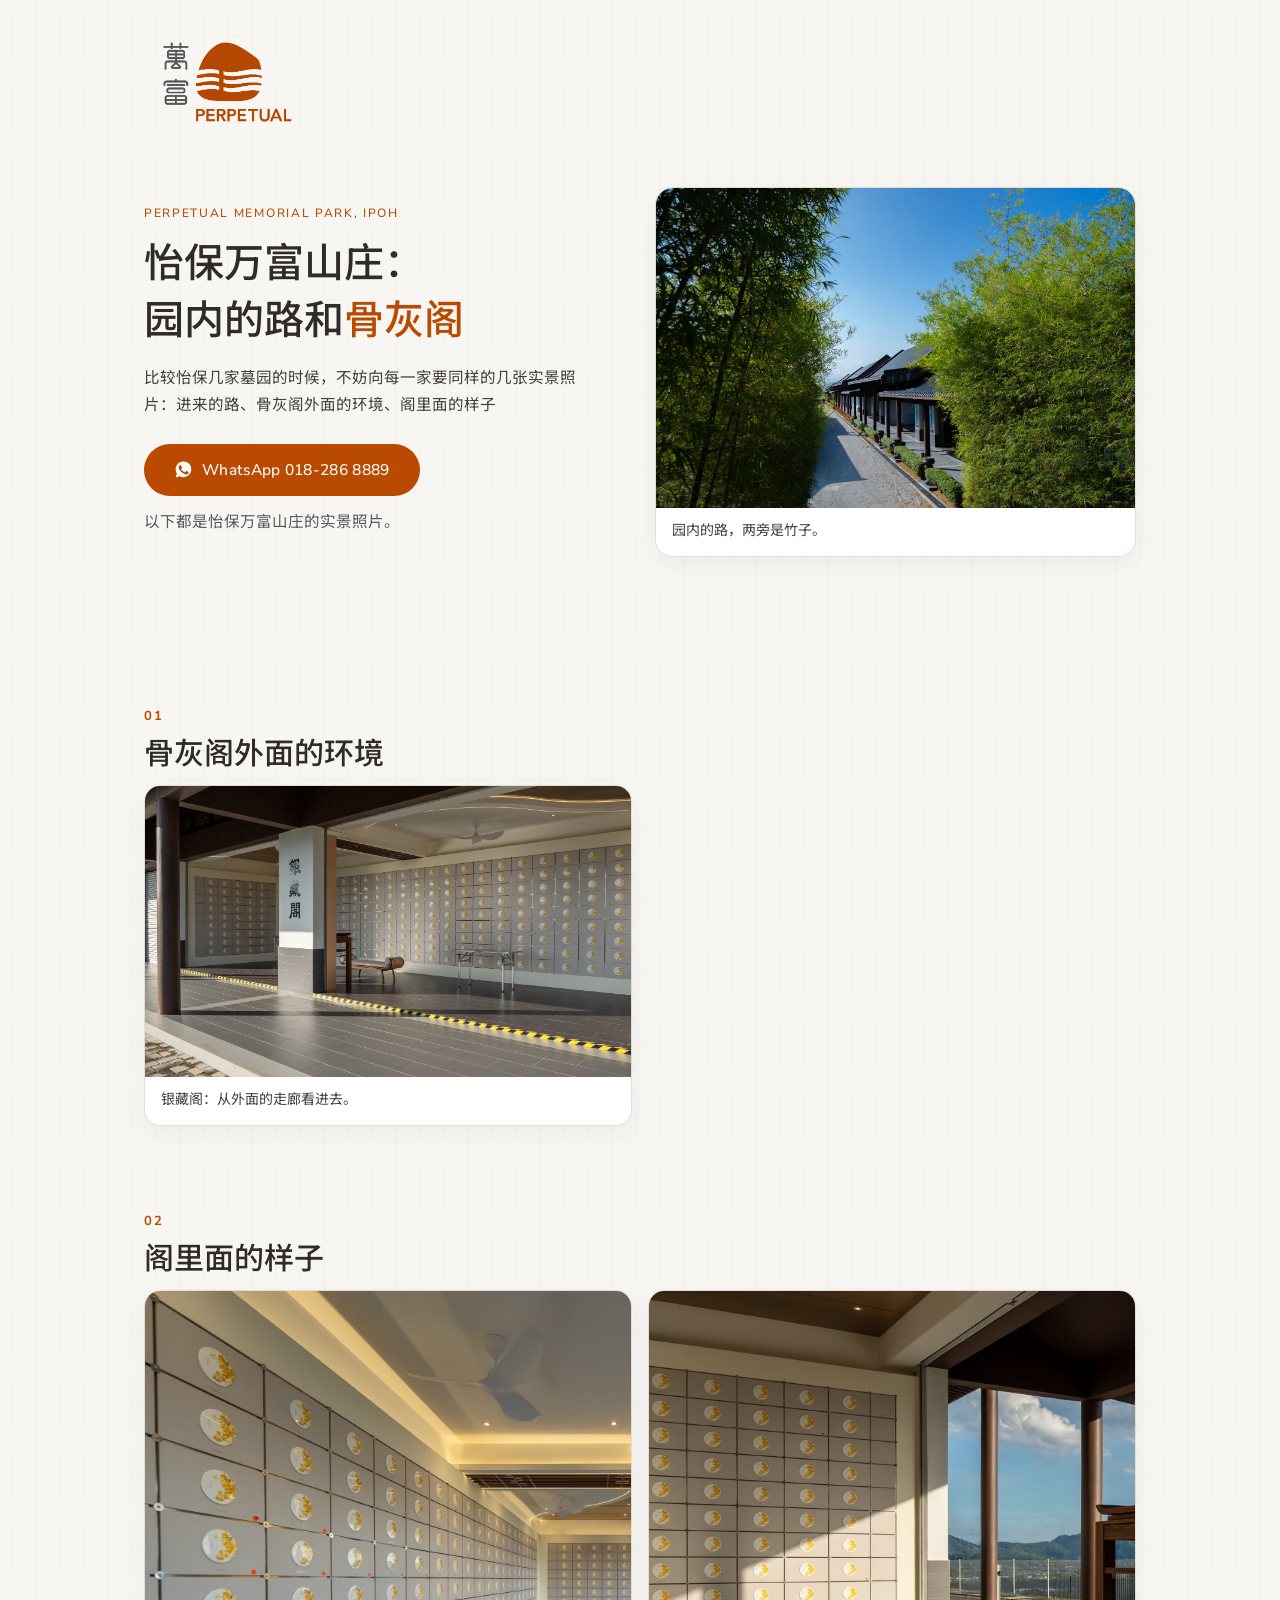
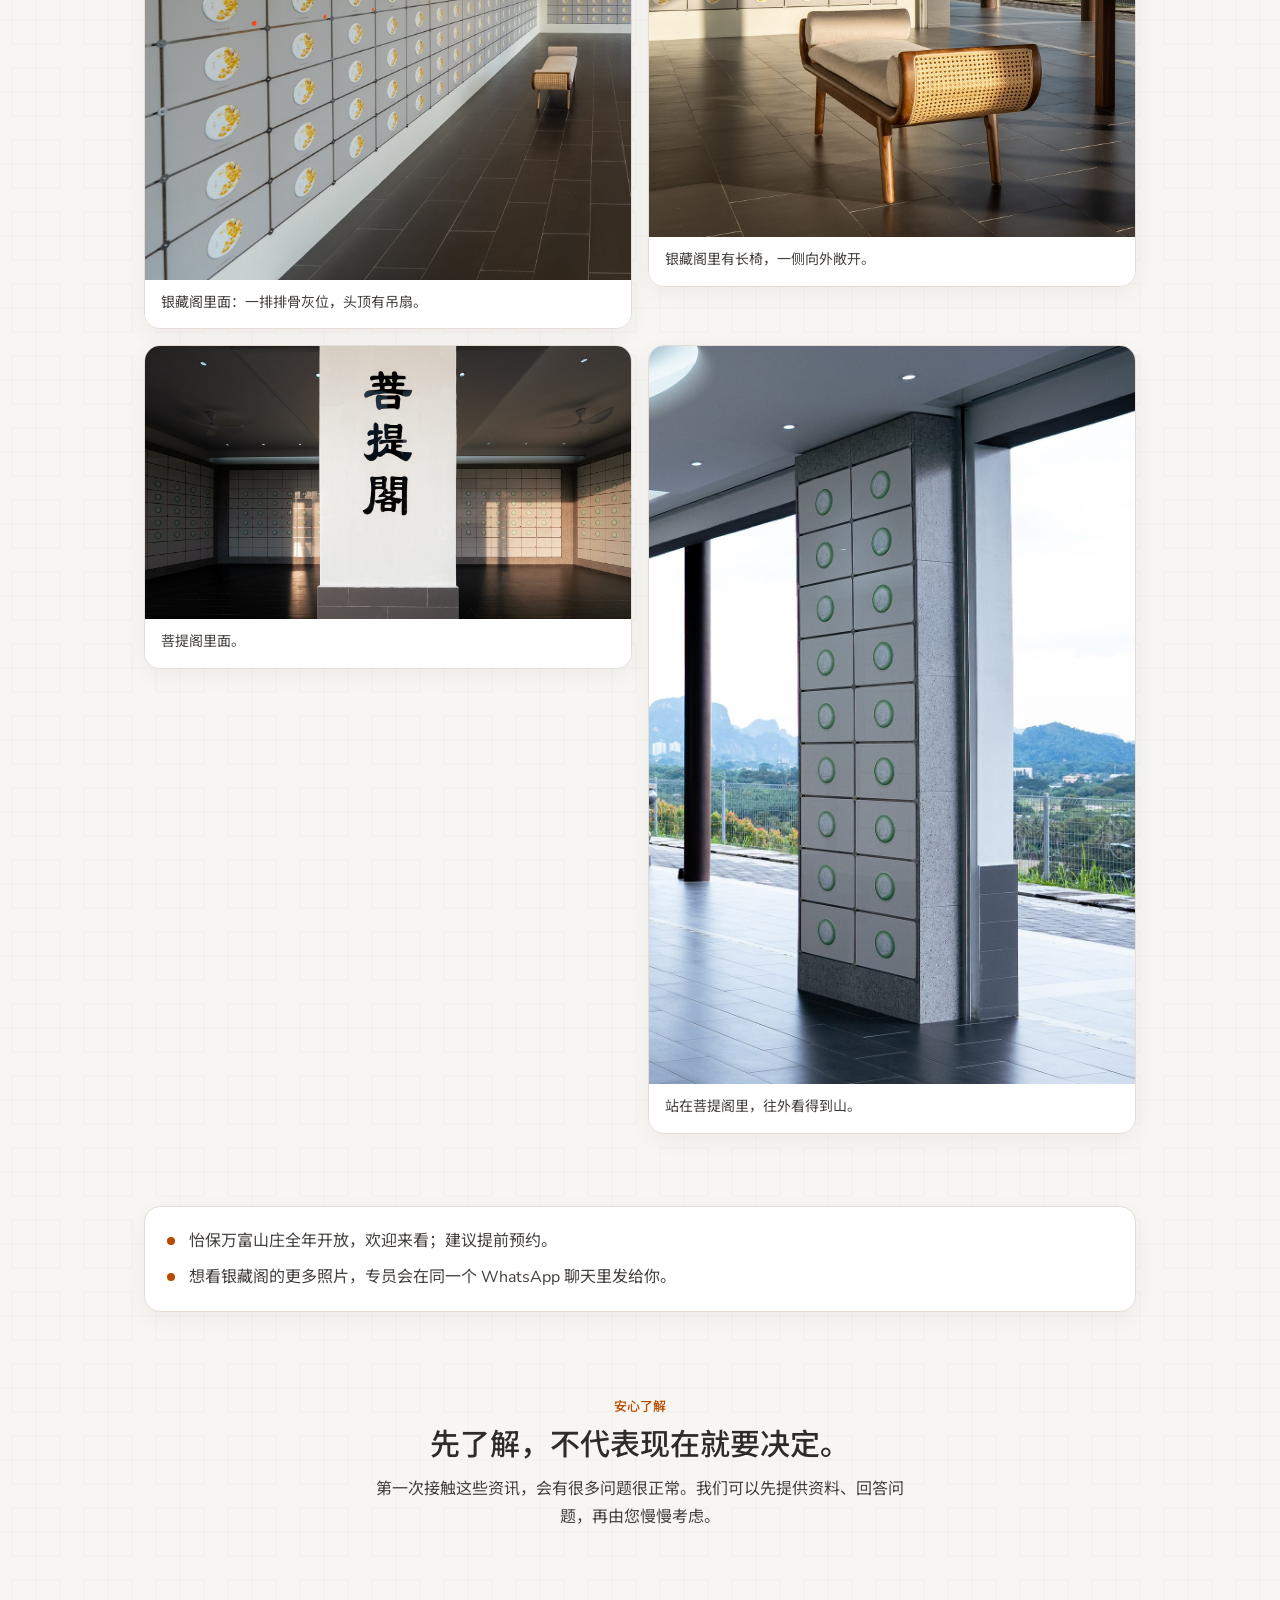
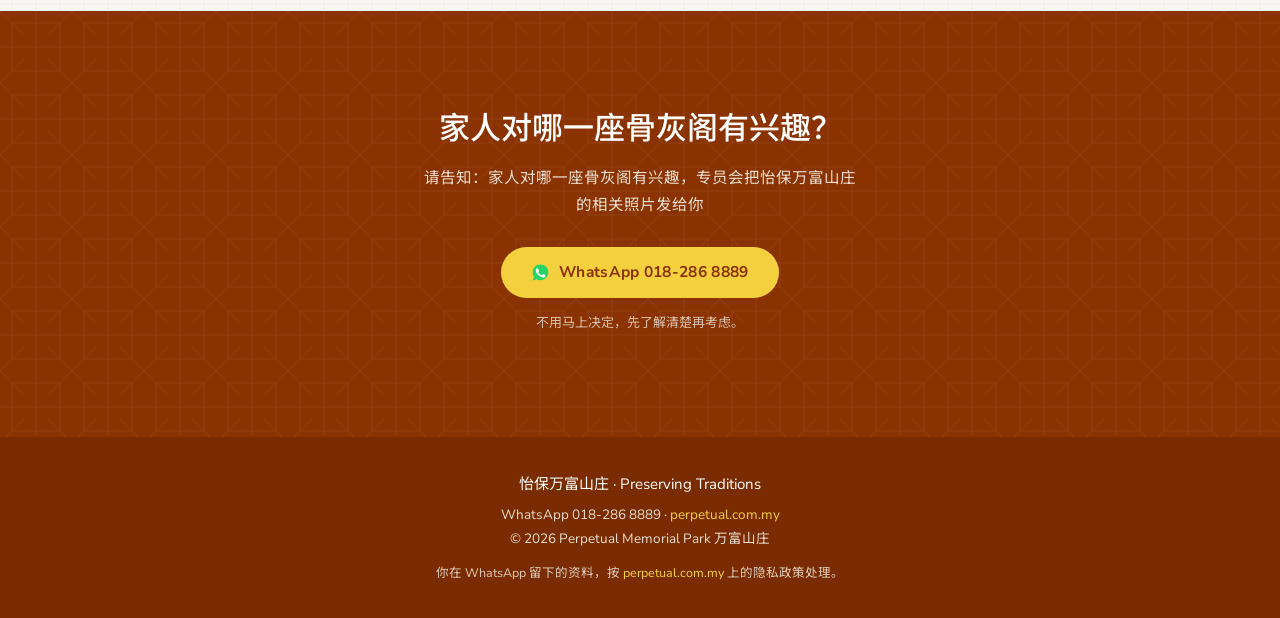
<file: iph-3photos/index.html>
<!doctype html>
<html lang="zh-Hans">
<head>
<meta charset="utf-8">
<meta name="viewport" content="width=device-width, initial-scale=1">
<title>怡保万富山庄：园内的路和骨灰阁 | Perpetual Memorial Park</title>
<meta name="description" content="比较怡保几家墓园的时候，不妨向每一家要同样的几张实景照片：进来的路、骨灰阁外面的环境、阁里面的样子">
<meta property="og:title" content="怡保万富山庄：园内的路和骨灰阁">
<meta property="og:description" content="比较怡保几家墓园的时候，不妨向每一家要同样的几张实景照片：进来的路、骨灰阁外面的环境、阁里面的样子">
<meta property="og:type" content="website">
<meta name="theme-color" content="#8A3200">
<link rel="icon" href="https://www.perpetual.com.my/favicon.ico">
<link rel="preconnect" href="https://fonts.googleapis.com">
<link rel="preconnect" href="https://fonts.gstatic.com" crossorigin>
<link href="https://fonts.googleapis.com/css2?family=Noto+Sans+SC:wght@300;400;500;700&family=Nunito+Sans:opsz,wght@6..12,400;6..12,600;6..12,700&display=swap" rel="stylesheet">
<link rel="stylesheet" href="assets/pmp.css?v=3">
<style>
  .eyebrow.zh{letter-spacing:0}
  .eyebrow.en{letter-spacing:.14em;font-size:12px}
  .hero{padding:22px clamp(20px,6vw,64px) clamp(36px,7vw,64px);max-width:1120px;margin:0 auto}
  .hero .logo-h{margin-bottom:clamp(26px,5vh,48px)}
  .hero h1{font-weight:500;color:var(--pmp-ink);font-size:clamp(26px,7vw,40px);line-height:1.42;margin:10px 0 14px}
  .hero h1 em{font-style:normal;color:var(--ci-accent)}
  .hero p{max-width:30em;font-size:15.5px;margin-bottom:12px}
  .hero .btn{width:100%;margin-top:14px}
  .hero-note{font-size:13px;color:var(--ci-grey);margin-top:12px}
  .hero-visual{margin:26px 0 0;border-radius:18px;overflow:hidden;border:1px solid var(--pmp-line);box-shadow:var(--shadow-panel);background:var(--pmp-paper)}
  .hero-visual img{width:100%;height:auto}
  .hero-visual figcaption,.shot figcaption{font-size:14px;color:rgba(47,43,40,.9);padding:12px 16px 14px;background:var(--pmp-paper);line-height:1.6;letter-spacing:normal}
  @media(min-width:560px){.hero .btn{width:auto}}
  @media(min-width:900px){
    .hero-grid{display:grid;grid-template-columns:1fr 1.05fr;gap:52px;align-items:center}
    .hero-visual{margin:0}
  }
  .sec{padding:clamp(40px,8vw,80px) clamp(20px,6vw,64px) 0;max-width:1120px;margin:0 auto}
  .sec h2{font-weight:500;color:var(--pmp-ink);font-size:clamp(22px,5.6vw,30px);line-height:1.45;margin:4px 0 8px}
  .sec .lead{max-width:34em;margin-bottom:20px}
  .num{font-family:"Nunito Sans",sans-serif;font-weight:700;color:var(--ci-accent);font-size:13px;letter-spacing:.14em}
  .gallery{display:grid;gap:16px;grid-template-columns:1fr}
  @media(min-width:760px){.gallery{grid-template-columns:1fr 1fr;align-items:start}}
  .shot{margin:0;border-radius:16px;overflow:hidden;border:1px solid var(--pmp-line);box-shadow:var(--shadow-panel);background:var(--pmp-paper)}
  .shot img{width:100%;height:auto}
  .facts{max-width:1120px;margin:clamp(40px,8vw,72px) auto 0;padding:0 clamp(20px,6vw,64px)}
  .facts .p-card{padding:20px 22px;letter-spacing:normal}
  .facts ul{list-style:none;display:grid;gap:8px}
  .facts li{padding-left:1.4em;position:relative}
  .facts li::before{content:"";position:absolute;left:0;top:.62em;width:8px;height:8px;border-radius:50%;background:var(--ci-accent)}
  .reassure{text-align:center}
  .reassure .lead{margin:0 auto}
  .cta-band .btn{margin-top:22px;background:var(--ci-yellow-hope);color:var(--ci-dark);font-weight:700}
  .cta-band .btn:hover{background:var(--ci-yellow-calm)}
  .cta-band p{font-size:15.5px;max-width:28em;margin:0 auto 6px}
  .site-footer .sign{font-size:15px;color:#fff;margin-bottom:6px;letter-spacing:normal}
  .site-footer .pdpa{font-size:12.5px;color:rgba(246,241,232,.8);max-width:40em;margin:12px auto 0}
  body{padding-bottom:0;letter-spacing:normal}
  .sticky-cta{padding:12px 16px calc(12px + env(safe-area-inset-bottom))}
  @media(max-width:759px){body{padding-bottom:76px}}
</style>
</head>
<body class="lattice">

<header class="hero" id="hero">
  <img class="logo-h" src="assets/Perpetual_Logo_Horizontal.jpg" width="168" height="120" alt="萬富 Perpetual Memorial Park">
  <div class="hero-grid">
    <div>
      <span class="eyebrow en">PERPETUAL MEMORIAL PARK, IPOH</span>
      <h1>怡保万富山庄：<br>园内的路和<em>骨灰阁</em></h1>
      <p>比较怡保几家墓园的时候，不妨向每一家要同样的几张实景照片：进来的路、骨灰阁外面的环境、阁里面的样子</p>
      <a class="btn btn-primary js-wa" href="https://wa.me/60182868889" target="_blank" rel="noopener" data-src="hero">
        <svg class="wa" viewBox="0 0 32 32" aria-hidden="true"><path fill="#fff" d="M16 2.7C8.7 2.7 2.8 8.6 2.8 15.9c0 2.6.8 5 2.1 7.1L2.7 29.3l6.5-2.1c2 1.1 4.3 1.7 6.8 1.7 7.3 0 13.2-5.9 13.2-13.2S23.3 2.7 16 2.7z"/><path fill="#BA4A00" d="M12.1 9.6c-.3-.7-.6-.7-.9-.7h-.8c-.3 0-.7.1-1.1.5s-1.4 1.4-1.4 3.4 1.5 3.9 1.7 4.2c.2.3 2.9 4.6 7.1 6.3 3.5 1.4 4.2 1.1 5 1s2.4-1 2.7-1.9c.3-1 .3-1.8.2-1.9-.1-.2-.4-.3-.8-.5s-2.4-1.2-2.8-1.3c-.4-.1-.6-.2-.9.2-.3.4-1 1.3-1.3 1.6-.2.3-.5.3-.9.1-.4-.2-1.7-.6-3.3-2-1.2-1.1-2-2.4-2.3-2.8-.2-.4 0-.6.2-.8l.6-.7c.2-.2.3-.4.4-.7.1-.3.1-.5 0-.7-.1-.2-.9-2.2-1.2-3z"/></svg>
        WhatsApp 018-286 8889
      </a>
      <p class="hero-note">以下都是怡保万富山庄的实景照片。</p>
    </div>
    <figure class="hero-visual">
      <img src="img/ip-01-path.jpg" width="1600" height="1067" alt="怡保万富山庄园内的路，两旁是竹子">
      <figcaption>园内的路，两旁是竹子。</figcaption>
    </figure>
  </div>
</header>

<main>
  <section class="sec reveal" id="s2">
    <span class="num">01</span>
    <h2>骨灰阁外面的环境</h2>
    <div class="gallery">
      <figure class="shot">
        <img src="img/ip-04-yzg-front.jpg" width="1600" height="957" loading="lazy" alt="从外面的走廊看进银藏阁">
        <figcaption>银藏阁：从外面的走廊看进去。</figcaption>
      </figure>
    </div>
  </section>

  <section class="sec reveal" id="s3">
    <span class="num">02</span>
    <h2>阁里面的样子</h2>
    <div class="gallery">
      <figure class="shot">
        <img src="img/ip-06-yzg-inside.jpg" width="1320" height="1600" loading="lazy" alt="银藏阁里面，一排排骨灰位">
        <figcaption>银藏阁里面：一排排骨灰位，头顶有吊扇。</figcaption>
      </figure>
      <figure class="shot">
        <img src="img/ip-07-yzg-bench.jpg" width="1422" height="1600" loading="lazy" alt="银藏阁里的长椅，一侧向外敞开">
        <figcaption>银藏阁里有长椅，一侧向外敞开。</figcaption>
      </figure>
      <figure class="shot">
        <img src="img/ip-08-ptg-inside.jpg" width="1600" height="900" loading="lazy" alt="菩提阁里面">
        <figcaption>菩提阁里面。</figcaption>
      </figure>
      <figure class="shot">
        <img src="img/ip-09-ptg-view.jpg" width="1053" height="1600" loading="lazy" alt="站在菩提阁里，往外看得到山">
        <figcaption>站在菩提阁里，往外看得到山。</figcaption>
      </figure>
    </div>
  </section>

  <div class="facts reveal">
    <div class="p-card">
      <ul>
        <li>怡保万富山庄全年开放，欢迎来看；建议提前预约。</li>
        <li>想看银藏阁的更多照片，专员会在同一个 WhatsApp 聊天里发给你。</li>
      </ul>
    </div>
  </div>

  <section class="sec reassure reveal" id="reassure" style="padding-bottom:clamp(40px,8vw,80px)">
    <span class="eyebrow zh">安心了解</span>
    <h2>先了解，不代表现在就要决定。</h2>
    <p class="lead">第一次接触这些资讯，会有很多问题很正常。我们可以先提供资料、回答问题，再由您慢慢考虑。</p>
  </section>

  <section class="cta-band" id="final-cta">
    <div class="inner">
      <h2>家人对哪一座骨灰阁有兴趣？</h2>
      <p>请告知：家人对哪一座骨灰阁有兴趣，专员会把怡保万富山庄的相关照片发给你</p>
      <a class="btn js-wa" href="https://wa.me/60182868889" target="_blank" rel="noopener" data-src="final_cta">
        <svg class="wa" viewBox="0 0 32 32" aria-hidden="true"><path fill="#25D366" d="M16 2.7C8.7 2.7 2.8 8.6 2.8 15.9c0 2.6.8 5 2.1 7.1L2.7 29.3l6.5-2.1c2 1.1 4.3 1.7 6.8 1.7 7.3 0 13.2-5.9 13.2-13.2S23.3 2.7 16 2.7z"/><path fill="#fff" d="M12.1 9.6c-.3-.7-.6-.7-.9-.7h-.8c-.3 0-.7.1-1.1.5s-1.4 1.4-1.4 3.4 1.5 3.9 1.7 4.2c.2.3 2.9 4.6 7.1 6.3 3.5 1.4 4.2 1.1 5 1s2.4-1 2.7-1.9c.3-1 .3-1.8.2-1.9-.1-.2-.4-.3-.8-.5s-2.4-1.2-2.8-1.3c-.4-.1-.6-.2-.9.2-.3.4-1 1.3-1.3 1.6-.2.3-.5.3-.9.1-.4-.2-1.7-.6-3.3-2-1.2-1.1-2-2.4-2.3-2.8-.2-.4 0-.6.2-.8l.6-.7c.2-.2.3-.4.4-.7.1-.3.1-.5 0-.7-.1-.2-.9-2.2-1.2-3z"/></svg>
        WhatsApp 018-286 8889
      </a>
      <p style="font-size:13px;margin-top:14px;color:rgba(246,241,232,.75)">不用马上决定，先了解清楚再考虑。</p>
    </div>
  </section>
</main>

<div class="sticky-cta" id="sticky-cta" aria-hidden="true">
  <a class="btn btn-primary js-wa" href="https://wa.me/60182868889" target="_blank" rel="noopener" data-src="sticky_bar">
    <svg class="wa" viewBox="0 0 32 32" aria-hidden="true"><path fill="#fff" d="M16 2.7C8.7 2.7 2.8 8.6 2.8 15.9c0 2.6.8 5 2.1 7.1L2.7 29.3l6.5-2.1c2 1.1 4.3 1.7 6.8 1.7 7.3 0 13.2-5.9 13.2-13.2S23.3 2.7 16 2.7z"/><path fill="#BA4A00" d="M12.1 9.6c-.3-.7-.6-.7-.9-.7h-.8c-.3 0-.7.1-1.1.5s-1.4 1.4-1.4 3.4 1.5 3.9 1.7 4.2c.2.3 2.9 4.6 7.1 6.3 3.5 1.4 4.2 1.1 5 1s2.4-1 2.7-1.9c.3-1 .3-1.8.2-1.9-.1-.2-.4-.3-.8-.5s-2.4-1.2-2.8-1.3c-.4-.1-.6-.2-.9.2-.3.4-1 1.3-1.3 1.6-.2.3-.5.3-.9.1-.4-.2-1.7-.6-3.3-2-1.2-1.1-2-2.4-2.3-2.8-.2-.4 0-.6.2-.8l.6-.7c.2-.2.3-.4.4-.7.1-.3.1-.5 0-.7-.1-.2-.9-2.2-1.2-3z"/></svg>
    WhatsApp 018-286 8889
  </a>
</div>

<footer class="site-footer">
  <p class="sign">怡保万富山庄 · Preserving Traditions</p>
  WhatsApp 018-286 8889 · <a href="https://www.perpetual.com.my" target="_blank" rel="noopener">perpetual.com.my</a><br>
  © 2026 Perpetual Memorial Park 万富山庄
  <p class="pdpa">你在 WhatsApp 留下的资料，按 <a href="https://www.perpetual.com.my" target="_blank" rel="noopener">perpetual.com.my</a> 上的隐私政策处理。</p>
</footer>

<script src="assets/pmp.js?v=4"></script>
<script>
(function(){
  var PAGE = "CP";                       /* campaign page */
  var CODE = "IPH-3PHOTOS-OCT26";        /* campaigns.json; v2 pre-fill from outputs/2026-10-14_live-ad-swap/launch-IPH-3PHOTOS-OCT26.json */
  var MSG  = "你好，我在比较怡保的几家墓园，家人对＿＿（哪一座骨灰阁，还没定可以留空）有兴趣，想要怡保万富山庄的相关实景照片";
  /* the full campaign code goes in the text so the bot's keyword rule (编号 CP-<code>) matches;
     pmp.js then appends its own [编号 CP-<utm>] for attribution — never stripped */
  PMP.setWA(MSG + "\n[编号 CP-" + CODE + "]", PAGE);
  PMP.initWAClicks(PAGE, function(){ return {page_type:PAGE, campaign_code:CODE}; });
  PMP.initReveal();
  PMP.initScrollDepth(PAGE);
  PMP.initSticky(document.getElementById("hero"), document.getElementById("final-cta"));
  PMP.decorateLinks();
  PMP.track("landing_page_view", {page_type:PAGE, campaign_code:CODE});
})();
</script>
</body>
</html>
</file>
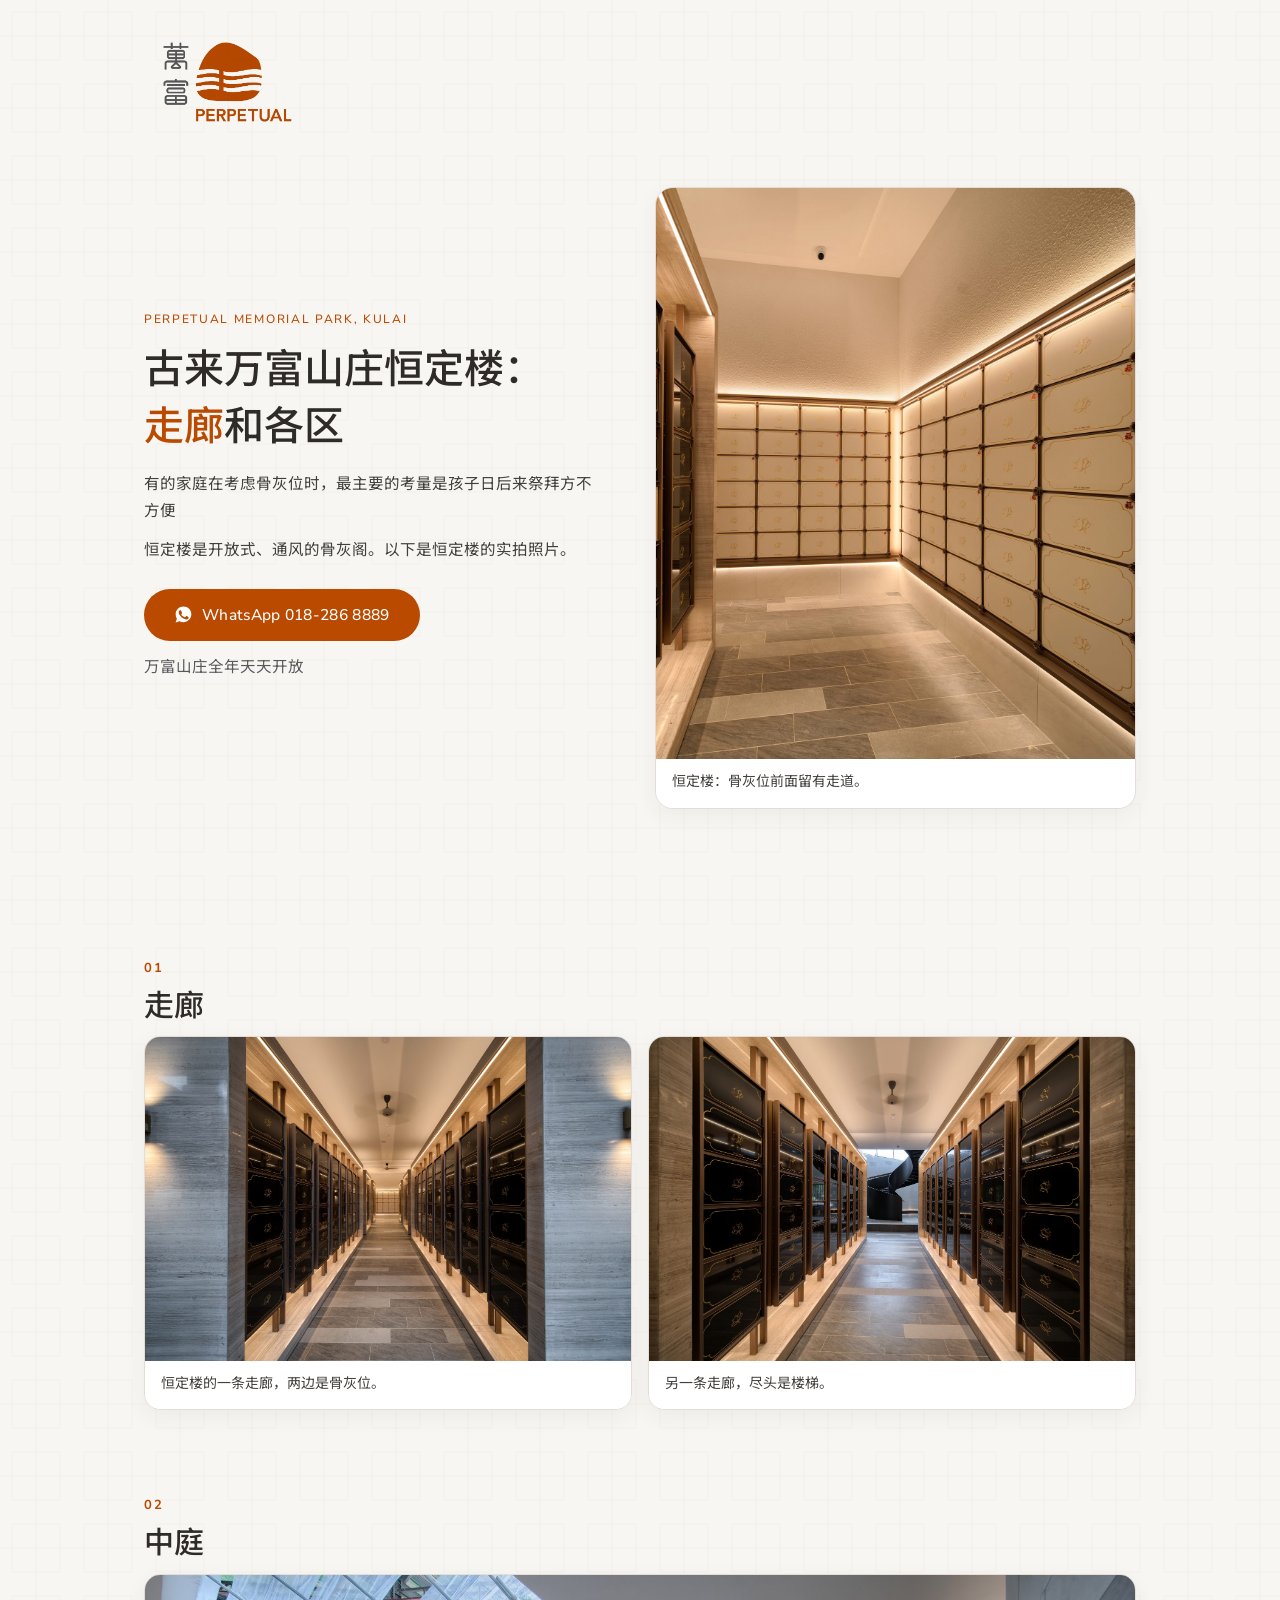
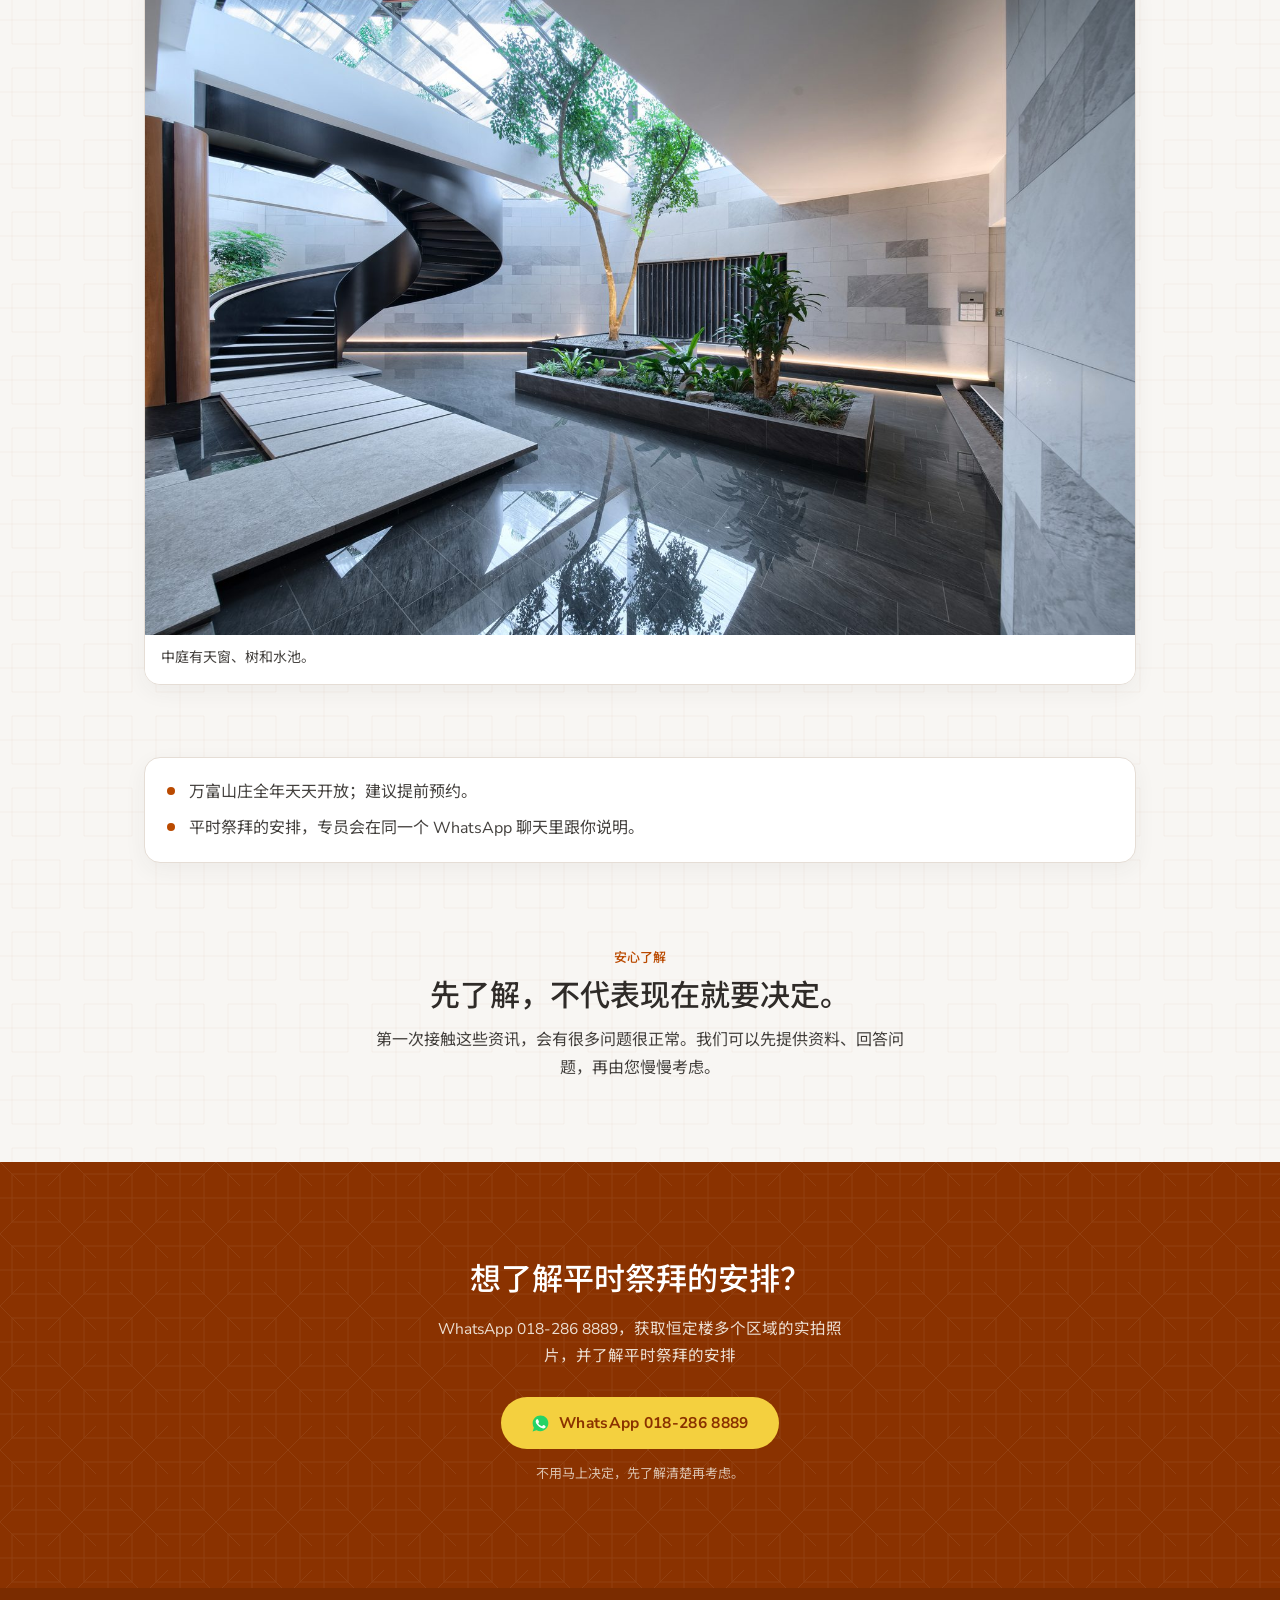
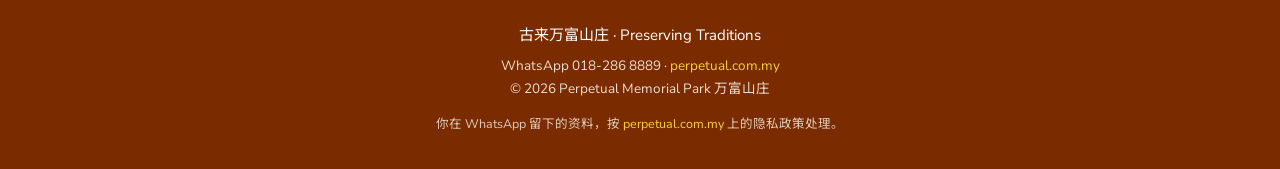
<file: kul-hdl-corridor/index.html>
<!doctype html>
<html lang="zh-Hans">
<head>
<meta charset="utf-8">
<meta name="viewport" content="width=device-width, initial-scale=1">
<title>古来万富山庄恒定楼：走廊和各区 | Perpetual Memorial Park</title>
<meta name="description" content="古来万富山庄恒定楼的实拍照片。恒定楼是开放式、通风的骨灰阁。">
<meta property="og:title" content="古来万富山庄恒定楼：走廊和各区">
<meta property="og:description" content="古来万富山庄恒定楼的实拍照片。恒定楼是开放式、通风的骨灰阁。">
<meta property="og:type" content="website">
<meta name="theme-color" content="#8A3200">
<link rel="icon" href="https://www.perpetual.com.my/favicon.ico">
<link rel="preconnect" href="https://fonts.googleapis.com">
<link rel="preconnect" href="https://fonts.gstatic.com" crossorigin>
<link href="https://fonts.googleapis.com/css2?family=Noto+Sans+SC:wght@300;400;500;700&family=Nunito+Sans:opsz,wght@6..12,400;6..12,600;6..12,700&display=swap" rel="stylesheet">
<link rel="stylesheet" href="assets/pmp.css?v=3">
<style>
  .eyebrow.zh{letter-spacing:0}
  .eyebrow.en{letter-spacing:.14em;font-size:12px}
  .hero{padding:22px clamp(20px,6vw,64px) clamp(36px,7vw,64px);max-width:1120px;margin:0 auto}
  .hero .logo-h{margin-bottom:clamp(26px,5vh,48px)}
  .hero h1{font-weight:500;color:var(--pmp-ink);font-size:clamp(26px,7vw,40px);line-height:1.42;margin:10px 0 14px}
  .hero h1 em{font-style:normal;color:var(--ci-accent)}
  .hero p{max-width:30em;font-size:15.5px;margin-bottom:12px}
  .hero .btn{width:100%;margin-top:14px}
  .hero-note{font-size:13px;color:var(--ci-grey);margin-top:12px}
  .hero-visual{margin:26px 0 0;border-radius:18px;overflow:hidden;border:1px solid var(--pmp-line);box-shadow:var(--shadow-panel);background:var(--pmp-paper)}
  .hero-visual img{width:100%;height:auto}
  .hero-visual figcaption,.shot figcaption{font-size:14px;color:rgba(47,43,40,.9);padding:12px 16px 14px;background:var(--pmp-paper);line-height:1.6;letter-spacing:normal}
  @media(min-width:560px){.hero .btn{width:auto}}
  @media(min-width:900px){
    .hero-grid{display:grid;grid-template-columns:1fr 1.05fr;gap:52px;align-items:center}
    .hero-visual{margin:0}
  }
  .sec{padding:clamp(40px,8vw,80px) clamp(20px,6vw,64px) 0;max-width:1120px;margin:0 auto}
  .sec h2{font-weight:500;color:var(--pmp-ink);font-size:clamp(22px,5.6vw,30px);line-height:1.45;margin:4px 0 8px}
  .sec .lead{max-width:34em;margin-bottom:20px}
  .num{font-family:"Nunito Sans",sans-serif;font-weight:700;color:var(--ci-accent);font-size:13px;letter-spacing:.14em}
  .gallery{display:grid;gap:16px;grid-template-columns:1fr}
  @media(min-width:760px){.gallery{grid-template-columns:1fr 1fr;align-items:start}}
  .shot{margin:0;border-radius:16px;overflow:hidden;border:1px solid var(--pmp-line);box-shadow:var(--shadow-panel);background:var(--pmp-paper)}
  .shot img{width:100%;height:auto}
  .facts{max-width:1120px;margin:clamp(40px,8vw,72px) auto 0;padding:0 clamp(20px,6vw,64px)}
  .facts .p-card{padding:20px 22px;letter-spacing:normal}
  .facts ul{list-style:none;display:grid;gap:8px}
  .facts li{padding-left:1.4em;position:relative}
  .facts li::before{content:"";position:absolute;left:0;top:.62em;width:8px;height:8px;border-radius:50%;background:var(--ci-accent)}
  .reassure{text-align:center}
  .reassure .lead{margin:0 auto}
  .cta-band .btn{margin-top:22px;background:var(--ci-yellow-hope);color:var(--ci-dark);font-weight:700}
  .cta-band .btn:hover{background:var(--ci-yellow-calm)}
  .cta-band p{font-size:15.5px;max-width:28em;margin:0 auto 6px}
  .site-footer .sign{font-size:15px;color:#fff;margin-bottom:6px;letter-spacing:normal}
  .site-footer .pdpa{font-size:12.5px;color:rgba(246,241,232,.8);max-width:40em;margin:12px auto 0}
  body{padding-bottom:0;letter-spacing:normal}
  .sticky-cta{padding:12px 16px calc(12px + env(safe-area-inset-bottom))}
  @media(max-width:759px){body{padding-bottom:76px}}
</style>
</head>
<body class="lattice">

<header class="hero" id="hero">
  <img class="logo-h" src="assets/Perpetual_Logo_Horizontal.jpg" width="168" height="120" alt="萬富 Perpetual Memorial Park">
  <div class="hero-grid">
    <div>
      <span class="eyebrow en">PERPETUAL MEMORIAL PARK, KULAI</span>
      <h1>古来万富山庄恒定楼：<br><em>走廊</em>和各区</h1>
      <p>有的家庭在考虑骨灰位时，最主要的考量是孩子日后来祭拜方不方便</p>
      <p>恒定楼是开放式、通风的骨灰阁。以下是恒定楼的实拍照片。</p>
      <a class="btn btn-primary js-wa" href="https://wa.me/60182868889" target="_blank" rel="noopener" data-src="hero">
        <svg class="wa" viewBox="0 0 32 32" aria-hidden="true"><path fill="#fff" d="M16 2.7C8.7 2.7 2.8 8.6 2.8 15.9c0 2.6.8 5 2.1 7.1L2.7 29.3l6.5-2.1c2 1.1 4.3 1.7 6.8 1.7 7.3 0 13.2-5.9 13.2-13.2S23.3 2.7 16 2.7z"/><path fill="#BA4A00" d="M12.1 9.6c-.3-.7-.6-.7-.9-.7h-.8c-.3 0-.7.1-1.1.5s-1.4 1.4-1.4 3.4 1.5 3.9 1.7 4.2c.2.3 2.9 4.6 7.1 6.3 3.5 1.4 4.2 1.1 5 1s2.4-1 2.7-1.9c.3-1 .3-1.8.2-1.9-.1-.2-.4-.3-.8-.5s-2.4-1.2-2.8-1.3c-.4-.1-.6-.2-.9.2-.3.4-1 1.3-1.3 1.6-.2.3-.5.3-.9.1-.4-.2-1.7-.6-3.3-2-1.2-1.1-2-2.4-2.3-2.8-.2-.4 0-.6.2-.8l.6-.7c.2-.2.3-.4.4-.7.1-.3.1-.5 0-.7-.1-.2-.9-2.2-1.2-3z"/></svg>
        WhatsApp 018-286 8889
      </a>
      <p class="hero-note">万富山庄全年天天开放</p>
    </div>
    <figure class="hero-visual">
      <img src="img/ku-10-stand2.jpg" width="1344" height="1600" alt="古来万富山庄恒定楼：骨灰位前面留有走道">
      <figcaption>恒定楼：骨灰位前面留有走道。</figcaption>
    </figure>
  </div>
</header>

<main>
  <section class="sec reveal" id="s1">
    <span class="num">01</span>
    <h2>走廊</h2>
    <div class="gallery">
      <figure class="shot">
        <img src="img/ku-02-corridor.jpg" width="1600" height="1067" loading="lazy" alt="恒定楼的一条走廊，两边是骨灰位">
        <figcaption>恒定楼的一条走廊，两边是骨灰位。</figcaption>
      </figure>
      <figure class="shot">
        <img src="img/ku-03-corridor2.jpg" width="1600" height="1067" loading="lazy" alt="另一条走廊，尽头是楼梯">
        <figcaption>另一条走廊，尽头是楼梯。</figcaption>
      </figure>
    </div>
  </section>

  <section class="sec reveal" id="s2">
    <span class="num">02</span>
    <h2>中庭</h2>
    <div class="gallery">
      <figure class="shot" style="grid-column:1/-1">
        <img src="img/ku-07-court.jpg" width="1600" height="1067" loading="lazy" alt="中庭有天窗、树和水池">
        <figcaption>中庭有天窗、树和水池。</figcaption>
      </figure>
    </div>
  </section>

  <div class="facts reveal">
    <div class="p-card">
      <ul>
        <li>万富山庄全年天天开放；建议提前预约。</li>
        <li>平时祭拜的安排，专员会在同一个 WhatsApp 聊天里跟你说明。</li>
      </ul>
    </div>
  </div>

  <section class="sec reassure reveal" id="reassure" style="padding-bottom:clamp(40px,8vw,80px)">
    <span class="eyebrow zh">安心了解</span>
    <h2>先了解，不代表现在就要决定。</h2>
    <p class="lead">第一次接触这些资讯，会有很多问题很正常。我们可以先提供资料、回答问题，再由您慢慢考虑。</p>
  </section>

  <section class="cta-band" id="final-cta">
    <div class="inner">
      <h2>想了解平时祭拜的安排？</h2>
      <p>WhatsApp 018-286 8889，获取恒定楼多个区域的实拍照片，并了解平时祭拜的安排</p>
      <a class="btn js-wa" href="https://wa.me/60182868889" target="_blank" rel="noopener" data-src="final_cta">
        <svg class="wa" viewBox="0 0 32 32" aria-hidden="true"><path fill="#25D366" d="M16 2.7C8.7 2.7 2.8 8.6 2.8 15.9c0 2.6.8 5 2.1 7.1L2.7 29.3l6.5-2.1c2 1.1 4.3 1.7 6.8 1.7 7.3 0 13.2-5.9 13.2-13.2S23.3 2.7 16 2.7z"/><path fill="#fff" d="M12.1 9.6c-.3-.7-.6-.7-.9-.7h-.8c-.3 0-.7.1-1.1.5s-1.4 1.4-1.4 3.4 1.5 3.9 1.7 4.2c.2.3 2.9 4.6 7.1 6.3 3.5 1.4 4.2 1.1 5 1s2.4-1 2.7-1.9c.3-1 .3-1.8.2-1.9-.1-.2-.4-.3-.8-.5s-2.4-1.2-2.8-1.3c-.4-.1-.6-.2-.9.2-.3.4-1 1.3-1.3 1.6-.2.3-.5.3-.9.1-.4-.2-1.7-.6-3.3-2-1.2-1.1-2-2.4-2.3-2.8-.2-.4 0-.6.2-.8l.6-.7c.2-.2.3-.4.4-.7.1-.3.1-.5 0-.7-.1-.2-.9-2.2-1.2-3z"/></svg>
        WhatsApp 018-286 8889
      </a>
      <p style="font-size:13px;margin-top:14px;color:rgba(246,241,232,.75)">不用马上决定，先了解清楚再考虑。</p>
    </div>
  </section>
</main>

<div class="sticky-cta" id="sticky-cta" aria-hidden="true">
  <a class="btn btn-primary js-wa" href="https://wa.me/60182868889" target="_blank" rel="noopener" data-src="sticky_bar">
    <svg class="wa" viewBox="0 0 32 32" aria-hidden="true"><path fill="#fff" d="M16 2.7C8.7 2.7 2.8 8.6 2.8 15.9c0 2.6.8 5 2.1 7.1L2.7 29.3l6.5-2.1c2 1.1 4.3 1.7 6.8 1.7 7.3 0 13.2-5.9 13.2-13.2S23.3 2.7 16 2.7z"/><path fill="#BA4A00" d="M12.1 9.6c-.3-.7-.6-.7-.9-.7h-.8c-.3 0-.7.1-1.1.5s-1.4 1.4-1.4 3.4 1.5 3.9 1.7 4.2c.2.3 2.9 4.6 7.1 6.3 3.5 1.4 4.2 1.1 5 1s2.4-1 2.7-1.9c.3-1 .3-1.8.2-1.9-.1-.2-.4-.3-.8-.5s-2.4-1.2-2.8-1.3c-.4-.1-.6-.2-.9.2-.3.4-1 1.3-1.3 1.6-.2.3-.5.3-.9.1-.4-.2-1.7-.6-3.3-2-1.2-1.1-2-2.4-2.3-2.8-.2-.4 0-.6.2-.8l.6-.7c.2-.2.3-.4.4-.7.1-.3.1-.5 0-.7-.1-.2-.9-2.2-1.2-3z"/></svg>
    WhatsApp 018-286 8889
  </a>
</div>

<footer class="site-footer">
  <p class="sign">古来万富山庄 · Preserving Traditions</p>
  WhatsApp 018-286 8889 · <a href="https://www.perpetual.com.my" target="_blank" rel="noopener">perpetual.com.my</a><br>
  © 2026 Perpetual Memorial Park 万富山庄
  <p class="pdpa">你在 WhatsApp 留下的资料，按 <a href="https://www.perpetual.com.my" target="_blank" rel="noopener">perpetual.com.my</a> 上的隐私政策处理。</p>
</footer>

<script src="assets/pmp.js?v=4"></script>
<script>
(function(){
  var PAGE = "CP";                          /* campaign page */
  var CODE = "KUL-HDLCORRIDOR-OCT26";       /* campaigns.json; v2 pre-fill from outputs/2026-10-14_live-ad-swap/launch-KUL-HDLCORRIDOR-OCT26.json */
  var MSG  = "你好，我想要古来万富山庄恒定楼多个区域的实拍照片，也想了解家人平时来祭拜的安排";
  /* full code in the text: pmp.js cuts utm_campaign to 18 characters, so the bot's keyword rule
     (编号 CP-KUL-HDLCORRIDOR-OCT26) would otherwise never match; pmp.js still appends its own tag */
  PMP.setWA(MSG + "\n[编号 CP-" + CODE + "]", PAGE);
  PMP.initWAClicks(PAGE, function(){ return {page_type:PAGE, campaign_code:CODE}; });
  PMP.initReveal();
  PMP.initScrollDepth(PAGE);
  PMP.initSticky(document.getElementById("hero"), document.getElementById("final-cta"));
  PMP.decorateLinks();
  PMP.track("landing_page_view", {page_type:PAGE, campaign_code:CODE});
})();
</script>
</body>
</html>
</file>
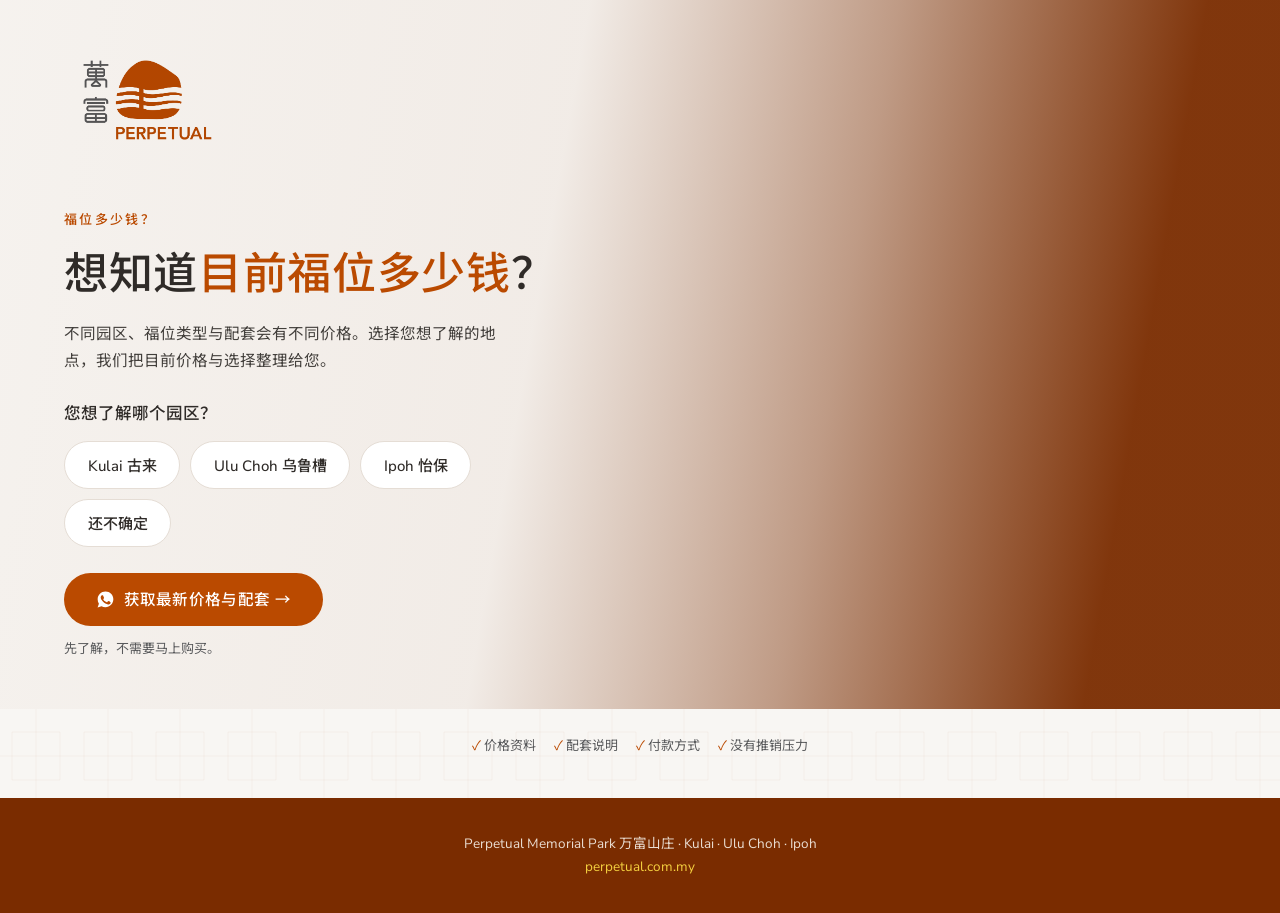
<file: price.html>
<!doctype html>
<html lang="zh-Hans">
<head>
<meta charset="utf-8">
<meta name="viewport" content="width=device-width, initial-scale=1">
<title>想知道目前福位多少钱？ | Perpetual Memorial Park</title>
<meta name="description" content="不同园区、福位类型与配套会有不同价格。选择您想了解的地点，我们把目前价格与选择整理给您。">
<meta name="theme-color" content="#8A3200">
<link rel="icon" href="https://www.perpetual.com.my/favicon.ico">
<link rel="preconnect" href="https://fonts.googleapis.com">
<link rel="preconnect" href="https://fonts.gstatic.com" crossorigin>
<link href="https://fonts.googleapis.com/css2?family=Noto+Sans+SC:wght@300;400;500;700&family=Nunito+Sans:opsz,wght@6..12,400;6..12,600;6..12,700&display=swap" rel="stylesheet">
<link rel="stylesheet" href="assets/pmp.css?v=3">
<style>
  .hero{position:relative;isolation:isolate;padding-bottom:40px}
  .hero-media{position:absolute;inset:0;z-index:-2;
    background:url("https://cms.perpetual.com.my/assets/images/heng-ding-lou/1k_hDL81.jpg") center/cover no-repeat,var(--ci-hero)}
  .hero-scrim{position:absolute;inset:0;z-index:-1;
    background:linear-gradient(180deg,rgba(248,246,243,.97) 0%,rgba(248,246,243,.94) 55%,rgba(248,246,243,.86) 100%)}
  .hero-inner{max-width:640px;padding:22px clamp(20px,6vw,64px) 0}
  .hero-inner .logo-h{margin-bottom:clamp(26px,5vh,48px)}
  .hero h1{font-weight:500;color:var(--pmp-ink);font-size:clamp(27px,7vw,44px);line-height:1.38;letter-spacing:.015em;margin:12px 0 14px}
  .hero h1 em{font-style:normal;color:var(--ci-accent)}
  .hero .lead{max-width:28em;font-size:15.5px;margin-bottom:26px}
  .ask{font-weight:500;color:var(--pmp-ink);font-size:16.5px;margin-bottom:12px}
  .interest{margin-top:22px}
  .interest[hidden]{display:none}
  .go{margin-top:26px}
  .go .btn{width:100%;font-size:15.5px;padding:1em 1em}
  @media(min-width:560px){.go .btn{width:auto;padding:1em 2em}}
  .note{margin-top:12px;font-size:13px;color:var(--ci-grey)}
  .trust-line{
    max-width:640px;margin:0 auto;padding:26px clamp(20px,6vw,64px) 40px;
    display:flex;flex-wrap:wrap;gap:8px 18px;font-size:13px;color:var(--ci-grey);
  }
  .trust-line span::before{content:"✓ ";color:var(--ci-accent)}
  /* desktop: reveal the photography on the right */
  @media(min-width:900px){
    .hero{min-height:640px;display:flex;align-items:center;padding-bottom:0}
    .hero-media{background-position:center 40%}
    .hero-scrim{background:linear-gradient(100deg,
      rgba(248,246,243,.98) 0%,rgba(248,246,243,.95) 42%,
      rgba(248,246,243,.55) 64%,rgba(248,246,243,.05) 86%)}
    .hero-inner{padding-top:40px;padding-bottom:48px}
    .trust-line{justify-content:center;max-width:none}
  }
</style>
</head>
<body class="lattice">

<header class="hero">
  <div class="hero-media" role="img" aria-label="Perpetual Memorial Park 恒定楼"></div>
  <div class="hero-scrim" aria-hidden="true"></div>
  <div class="hero-inner">
    <img class="logo-h" src="assets/Perpetual_Logo_Horizontal.jpg" alt="萬富 Perpetual Memorial Park">
    <span class="eyebrow">福位多少钱？</span>
    <h1>想知道<em>目前福位多少钱</em>？</h1>
    <p class="lead">不同园区、福位类型与配套会有不同价格。选择您想了解的地点，我们把目前价格与选择整理给您。</p>

    <p class="ask">您想了解哪个园区？</p>
    <div class="chips" data-group="location" role="group" aria-label="选择园区">
      <button class="chip" type="button" aria-pressed="false" data-value="Kulai 古来">Kulai 古来</button>
      <button class="chip" type="button" aria-pressed="false" data-value="Ulu Choh 乌鲁槽">Ulu Choh 乌鲁槽</button>
      <button class="chip" type="button" aria-pressed="false" data-value="Ipoh 怡保">Ipoh 怡保</button>
      <button class="chip" type="button" aria-pressed="false" data-value="还不确定">还不确定</button>
    </div>

    <div class="interest" id="interest" hidden>
      <p class="ask" style="font-size:14.5px">您比较想了解：</p>
      <div class="chips" data-group="interest" role="group" aria-label="想了解什么">
        <button class="chip" type="button" aria-pressed="false" data-value="价格">价格</button>
        <button class="chip" type="button" aria-pressed="false" data-value="付款方式">付款方式</button>
        <button class="chip" type="button" aria-pressed="false" data-value="福位类型">福位类型</button>
        <button class="chip" type="button" aria-pressed="false" data-value="环境">环境</button>
      </div>
    </div>

    <div class="go">
      <a class="btn btn-primary js-wa" href="#" target="_blank" rel="noopener" data-src="hero_cta">
        <svg class="wa" viewBox="0 0 32 32" aria-hidden="true"><path fill="#fff" d="M16 2.7C8.7 2.7 2.8 8.6 2.8 15.9c0 2.6.8 5 2.1 7.1L2.7 29.3l6.5-2.1c2 1.1 4.3 1.7 6.8 1.7 7.3 0 13.2-5.9 13.2-13.2S23.3 2.7 16 2.7z"/><path fill="#BA4A00" d="M12.1 9.6c-.3-.7-.6-.7-.9-.7h-.8c-.3 0-.7.1-1.1.5s-1.4 1.4-1.4 3.4 1.5 3.9 1.7 4.2c.2.3 2.9 4.6 7.1 6.3 3.5 1.4 4.2 1.1 5 1s2.4-1 2.7-1.9c.3-1 .3-1.8.2-1.9-.1-.2-.4-.3-.8-.5s-2.4-1.2-2.8-1.3c-.4-.1-.6-.2-.9.2-.3.4-1 1.3-1.3 1.6-.2.3-.5.3-.9.1-.4-.2-1.7-.6-3.3-2-1.2-1.1-2-2.4-2.3-2.8-.2-.4 0-.6.2-.8l.6-.7c.2-.2.3-.4.4-.7.1-.3.1-.5 0-.7-.1-.2-.9-2.2-1.2-3z"/></svg>
        获取最新价格与配套 →
      </a>
      <p class="note">先了解，不需要马上购买。</p>
    </div>
  </div>
</header>

<div class="trust-line">
  <span>价格资料</span><span>配套说明</span><span>付款方式</span><span>没有推销压力</span>
</div>

<div class="sticky-cta" id="sticky-cta" aria-hidden="true">
  <a class="btn btn-primary js-wa" href="#" target="_blank" rel="noopener" data-src="sticky_bar">
    <svg class="wa" viewBox="0 0 32 32" aria-hidden="true"><path fill="#fff" d="M16 2.7C8.7 2.7 2.8 8.6 2.8 15.9c0 2.6.8 5 2.1 7.1L2.7 29.3l6.5-2.1c2 1.1 4.3 1.7 6.8 1.7 7.3 0 13.2-5.9 13.2-13.2S23.3 2.7 16 2.7z"/><path fill="#BA4A00" d="M12.1 9.6c-.3-.7-.6-.7-.9-.7h-.8c-.3 0-.7.1-1.1.5s-1.4 1.4-1.4 3.4 1.5 3.9 1.7 4.2c.2.3 2.9 4.6 7.1 6.3 3.5 1.4 4.2 1.1 5 1s2.4-1 2.7-1.9c.3-1 .3-1.8.2-1.9-.1-.2-.4-.3-.8-.5s-2.4-1.2-2.8-1.3c-.4-.1-.6-.2-.9.2-.3.4-1 1.3-1.3 1.6-.2.3-.5.3-.9.1-.4-.2-1.7-.6-3.3-2-1.2-1.1-2-2.4-2.3-2.8-.2-.4 0-.6.2-.8l.6-.7c.2-.2.3-.4.4-.7.1-.3.1-.5 0-.7-.1-.2-.9-2.2-1.2-3z"/></svg>
    获取最新价格与配套
  </a>
</div>

<footer class="site-footer">
  Perpetual Memorial Park 万富山庄 · Kulai · Ulu Choh · Ipoh<br>
  <a href="https://www.perpetual.com.my" target="_blank" rel="noopener">perpetual.com.my</a>
</footer>

<script src="assets/pmp.js?v=4"></script>
<script>
(function(){
  var PAGE = "price";
  var sel = { location:null, interest:null };
  function message(){
    var lines = ["您好，我想了解 Perpetual Memorial Park。"];
    if (sel.location) lines.push("园区：" + sel.location);
    if (sel.interest) lines.push("主要想了解：" + sel.interest);
    lines.push("请问可以发我目前的价格和配套资料吗？");
    return lines.join("\n");
  }
  function refresh(){ PMP.setWA(message(), PAGE); }
  PMP.initChips(function(key, val){
    sel[key] = val;
    if (key === "location"){
      document.getElementById("interest").hidden = (sel.location === null);
      if (val) PMP.track("location_selected", {page_type:PAGE, location:val});
    } else if (val){
      PMP.track("interest_selected", {page_type:PAGE, interest:val, location:sel.location || ""});
    }
    refresh();
  });
  PMP.initWAClicks(PAGE, function(){ return {page_type:PAGE, location:sel.location || "", interest:sel.interest || ""}; });
  PMP.initScrollDepth(PAGE);
  PMP.initSticky(document.querySelector(".hero"), null);
  PMP.decorateLinks();
  PMP.track("landing_page_view", {page_type:PAGE});
  refresh();
})();
</script>
</body>
</html>
</file>
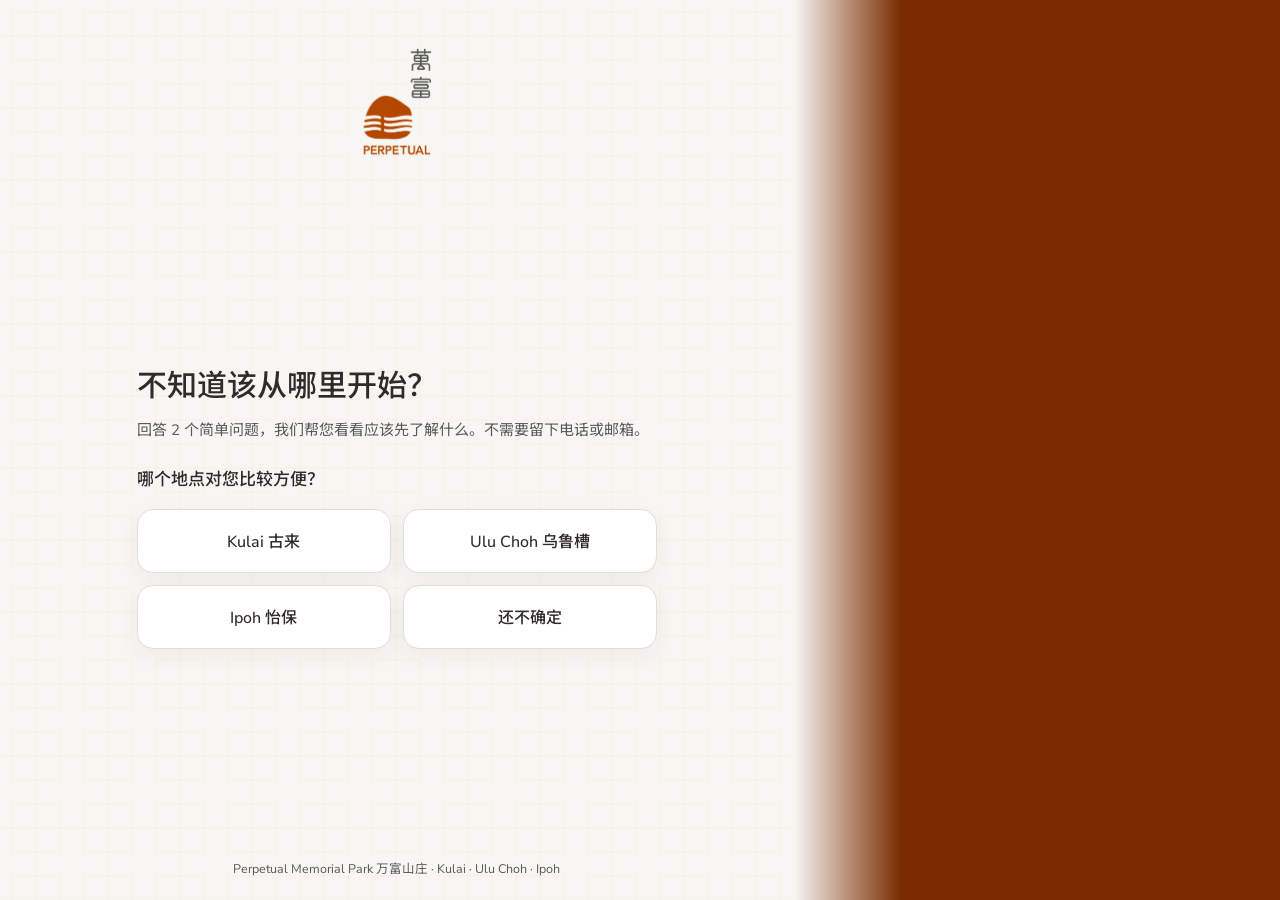
<file: quiz.html>
<!doctype html>
<html lang="zh-Hans">
<head>
<meta charset="utf-8">
<meta name="viewport" content="width=device-width, initial-scale=1">
<title>不知道该从哪里开始？ | Perpetual Memorial Park</title>
<meta name="description" content="回答 2 个简单问题，我们帮您看看应该先了解什么。不需要留下电话或邮箱。">
<meta name="theme-color" content="#8A3200">
<link rel="icon" href="https://www.perpetual.com.my/favicon.ico">
<link rel="preconnect" href="https://fonts.googleapis.com">
<link rel="preconnect" href="https://fonts.gstatic.com" crossorigin>
<link href="https://fonts.googleapis.com/css2?family=Noto+Sans+SC:wght@300;400;500;700&family=Nunito+Sans:opsz,wght@6..12,400;6..12,600;6..12,700&display=swap" rel="stylesheet">
<link rel="stylesheet" href="assets/pmp.css?v=3">
<style>
  body{display:flex;flex-direction:column;min-height:100svh}
  .top{padding:18px 20px 0;max-width:560px;margin:0 auto;width:100%}
  .top img{width:96px;height:auto;margin:0 auto 14px;mix-blend-mode:multiply}
  .progress{display:flex;align-items:center;gap:12px}
  .progress[hidden]{display:none}
  .bar{flex:1;height:4px;border-radius:99px;background:var(--pmp-line);overflow:hidden}
  .bar i{display:block;height:100%;width:100%;background:var(--ci-accent);border-radius:99px;transform:scaleX(0);transform-origin:left;transition:transform .4s ease}
  .count{font-size:12.5px;color:var(--ci-grey);font-variant-numeric:tabular-nums;white-space:nowrap}
  .stage{flex:1;display:flex;flex-direction:column;justify-content:flex-start;width:100%;max-width:560px;margin:0 auto;padding:26px 20px 34px}
  .screen{display:none;animation:in .4s ease}
  .screen.active{display:block}
  @keyframes in{from{opacity:0;transform:translateY(14px)}to{opacity:1;transform:none}}
  @media (prefers-reduced-motion:reduce){.screen{animation:none}}
  h1,h2{font-weight:500;color:var(--pmp-ink);font-size:clamp(23px,6.4vw,30px);line-height:1.45;margin-bottom:8px}
  .sub{font-size:15px;color:var(--ci-grey);margin-bottom:22px}
  .q{font-weight:500;color:var(--pmp-ink);font-size:17px;margin:6px 0 14px}
  .opts{display:grid;gap:12px;grid-template-columns:1fr 1fr}
  .opt{
    font-family:var(--font-ui);font-size:16px;font-weight:500;color:var(--pmp-ink);
    background:var(--pmp-paper);border:1px solid var(--pmp-line);border-radius:16px;
    box-shadow:var(--shadow-panel);min-height:64px;padding:14px 10px;cursor:pointer;
    display:flex;align-items:center;justify-content:center;text-align:center;
    transition:border-color .15s ease,background .15s ease,color .15s ease,transform .15s ease;
    -webkit-tap-highlight-color:transparent;
  }
  .opt:hover{border-color:var(--ci-accent)}
  .opt:active{transform:scale(.97)}
  .opt.picked{background:var(--ci-accent);border-color:var(--ci-accent);color:#fff}
  .link-btn{margin-top:20px;background:none;border:0;cursor:pointer;font-family:var(--font-ui);
    font-size:13.5px;color:var(--ci-grey);text-decoration:underline;text-underline-offset:3px}
  .link-btn[hidden]{display:none}
  /* result */
  .result-loc{font-weight:500;color:var(--ci-accent);font-size:clamp(24px,6.4vw,30px);margin:4px 0 16px}
  .checks{background:var(--pmp-paper);border:1px solid var(--pmp-line);border-radius:16px;
    box-shadow:var(--shadow-panel);padding:18px 20px;margin-bottom:22px}
  .checks li{list-style:none;padding:7px 0;font-size:15px;color:var(--pmp-ink);font-weight:500}
  .checks li::before{content:"✓  ";color:var(--ci-accent)}
  .btn-full{width:100%;font-size:16px;padding:1em}
  .reassure{margin-top:14px;font-size:13.5px;color:var(--ci-grey);text-align:center}
  footer{padding:20px;text-align:center;font-size:12.5px;color:var(--ci-grey)}
  /* desktop: photo panel on the right, matcher centred in the remaining space */
  @media(min-width:980px){
    body{padding-right:38vw}
    body::before{
      content:"";position:fixed;top:0;right:0;bottom:0;width:38vw;z-index:0;
      background:
        linear-gradient(90deg,var(--pmp-ivory) 0%,rgba(248,246,243,0) 22%),
        url("https://cms.perpetual.com.my/assets/images/heng-ding-lou/_banner1920X1078/22010/1920x1080-HDL-04.webp") center/cover no-repeat,
        var(--ci-hero);
    }
    .top{padding-top:34px}
    .stage{justify-content:center}
  }
</style>
</head>
<body class="lattice">

<div class="top">
  <img src="assets/Perpetual_Logo_Vertical.jpg" alt="萬富 Perpetual Memorial Park">
  <div class="progress" id="progress" hidden>
    <div class="bar"><i id="bar-fill"></i></div>
    <span class="count" id="count">1 / 2</span>
  </div>
</div>

<main class="stage">

  <!-- Q1 (landing screen: headline + first question, no friction) -->
  <section class="screen active" data-screen="1">
    <h1>不知道该从哪里开始？</h1>
    <p class="sub">回答 2 个简单问题，我们帮您看看应该先了解什么。不需要留下电话或邮箱。</p>
    <p class="q">哪个地点对您比较方便？</p>
    <div class="opts" data-q="location">
      <button class="opt" type="button" data-value="Kulai 古来">Kulai 古来</button>
      <button class="opt" type="button" data-value="Ulu Choh 乌鲁槽">Ulu Choh 乌鲁槽</button>
      <button class="opt" type="button" data-value="Ipoh 怡保">Ipoh 怡保</button>
      <button class="opt" type="button" data-value="还不确定">还不确定</button>
    </div>
  </section>

  <!-- Q2 -->
  <section class="screen" data-screen="2">
    <p class="q">您现在最想知道什么？</p>
    <div class="opts" data-q="interest">
      <button class="opt" type="button" data-value="价格">价格</button>
      <button class="opt" type="button" data-value="环境">环境</button>
      <button class="opt" type="button" data-value="福位类型">福位类型</button>
      <button class="opt" type="button" data-value="付款方式">付款方式</button>
    </div>
    <button class="link-btn" type="button" data-back>← 上一题</button>
  </section>

  <!-- Optional -->
  <section class="screen" data-screen="3">
    <span class="eyebrow" style="margin-bottom:6px">可选</span>
    <p class="q">主要是为谁了解？</p>
    <div class="opts" data-q="who">
      <button class="opt" type="button" data-value="自己">自己</button>
      <button class="opt" type="button" data-value="父母">父母</button>
      <button class="opt" type="button" data-value="家人">家人</button>
      <button class="opt" type="button" data-value="先了解看看">先了解看看</button>
    </div>
    <button class="link-btn" type="button" id="skip">跳过这题 →</button>
    <button class="link-btn" type="button" data-back style="margin-left:14px">← 上一题</button>
  </section>

  <!-- RESULT -->
  <section class="screen" data-screen="result">
    <span class="eyebrow">根据您的选择</span>
    <div class="result-loc" id="result-loc"></div>
    <p class="q" style="margin-top:0">建议您先了解：</p>
    <ul class="checks" id="checks"></ul>
    <a class="btn btn-primary btn-full js-wa" id="wa-btn" href="#" target="_blank" rel="noopener" data-src="matcher_result">
      <svg class="wa" viewBox="0 0 32 32" aria-hidden="true"><path fill="#fff" d="M16 2.7C8.7 2.7 2.8 8.6 2.8 15.9c0 2.6.8 5 2.1 7.1L2.7 29.3l6.5-2.1c2 1.1 4.3 1.7 6.8 1.7 7.3 0 13.2-5.9 13.2-13.2S23.3 2.7 16 2.7z"/><path fill="#BA4A00" d="M12.1 9.6c-.3-.7-.6-.7-.9-.7h-.8c-.3 0-.7.1-1.1.5s-1.4 1.4-1.4 3.4 1.5 3.9 1.7 4.2c.2.3 2.9 4.6 7.1 6.3 3.5 1.4 4.2 1.1 5 1s2.4-1 2.7-1.9c.3-1 .3-1.8.2-1.9-.1-.2-.4-.3-.8-.5s-2.4-1.2-2.8-1.3c-.4-.1-.6-.2-.9.2-.3.4-1 1.3-1.3 1.6-.2.3-.5.3-.9.1-.4-.2-1.7-.6-3.3-2-1.2-1.1-2-2.4-2.3-2.8-.2-.4 0-.6.2-.8l.6-.7c.2-.2.3-.4.4-.7.1-.3.1-.5 0-.7-.1-.2-.9-2.2-1.2-3z"/></svg>
      查看目前选择 →
    </a>
    <p class="reassure">不用马上决定，先了解清楚就好。</p>
    <button class="link-btn" type="button" id="restart" style="display:block;margin:16px auto 0">重新选择</button>
  </section>

</main>

<footer>Perpetual Memorial Park 万富山庄 · Kulai · Ulu Choh · Ipoh</footer>

<script src="assets/pmp.js?v=4"></script>
<script>
(function(){
  var PAGE = "matcher";
  var answers = { location:null, interest:null, who:null };
  var current = "1", started = false;

  function show(id){
    current = id;
    document.querySelectorAll(".screen").forEach(function(s){
      s.classList.toggle("active", s.dataset.screen === id);
    });
    var prog = document.getElementById("progress");
    if (id === "1" || id === "2"){
      prog.hidden = false;
      document.getElementById("bar-fill").style.transform = "scaleX(" + (Number(id)/2) + ")";
      document.getElementById("count").textContent = id + " / 2";
    } else if (id === "3"){
      prog.hidden = false;
      document.getElementById("bar-fill").style.transform = "scaleX(1)";
      document.getElementById("count").textContent = "可选";
    } else {
      prog.hidden = true;
    }
    window.scrollTo({top:0});
  }

  function message(){
    var lines = ["您好，我想了解 Perpetual Memorial Park。"];
    if (answers.location) lines.push("园区：" + answers.location);
    if (answers.interest) lines.push("最想了解：" + answers.interest);
    if (answers.who) lines.push("为：" + (answers.who === "先了解看看" ? "先了解看看" : answers.who + "了解"));
    lines.push("请问可以发我目前的选择和资料吗？");
    return lines.join("\n");
  }

  /* real mini result: interest-first checklist, adapted to location certainty */
  var ITEM = { "价格":"价格与配套", "环境":"园区环境", "福位类型":"目前可选择的福位类型", "付款方式":"付款方式" };
  function buildResult(){
    var undecided = (answers.location === "还不确定" || !answers.location);
    document.getElementById("result-loc").textContent =
      undecided ? "还没确定地点，也没关系。" : answers.location;
    var items = [];
    if (answers.interest && ITEM[answers.interest]) items.push(ITEM[answers.interest]);
    ["目前可选择的福位类型","价格与配套","园区环境"].forEach(function(x){
      if (items.indexOf(x) === -1 && items.length < 3) items.push(x);
    });
    if (undecided) items.unshift("各园区的距离与环境比较");
    document.getElementById("checks").innerHTML =
      items.slice(0,4).map(function(t){ return "<li>" + t + "</li>"; }).join("");
    PMP.setWA(message(), PAGE);
  }

  function advance(from){
    if (from === "1") show("2");
    else if (from === "2") show("3");
    else {
      PMP.track("matcher_completed", {page_type:PAGE, location:answers.location,
        interest:answers.interest, who:answers.who || ""});
      buildResult(); show("result");
    }
  }

  document.querySelectorAll(".opts").forEach(function(group){
    var key = group.dataset.q;
    var screen = group.closest(".screen").dataset.screen;
    group.addEventListener("click", function(e){
      var opt = e.target.closest(".opt");
      if (!opt) return;
      if (!started){ started = true; PMP.track("matcher_started", {page_type:PAGE}); }
      group.querySelectorAll(".opt").forEach(function(o){ o.classList.remove("picked"); });
      opt.classList.add("picked");
      answers[key] = opt.dataset.value;
      if (key === "location") PMP.track("location_selected", {page_type:PAGE, location:opt.dataset.value});
      if (key === "interest") PMP.track("interest_selected", {page_type:PAGE, interest:opt.dataset.value, location:answers.location || ""});
      setTimeout(function(){ advance(screen); }, 280);
    });
  });

  document.getElementById("skip").addEventListener("click", function(){ advance("3"); });
  document.querySelectorAll("[data-back]").forEach(function(b){
    b.addEventListener("click", function(){ show(current === "3" ? "2" : "1"); });
  });
  document.getElementById("restart").addEventListener("click", function(){
    answers = { location:null, interest:null, who:null };
    document.querySelectorAll(".opt").forEach(function(o){ o.classList.remove("picked"); });
    show("1");
  });

  PMP.initWAClicks(PAGE, function(){
    return {page_type:PAGE, location:answers.location || "", interest:answers.interest || ""};
  });
  PMP.decorateLinks();
  PMP.track("landing_page_view", {page_type:PAGE});
})();
</script>
</body>
</html>
</file>
<file: iph-3photos/assets/pmp.css>
/* Perpetual lead-gen pages — shared base (Brand Guidelines 2024) */
:root{
  --ci-accent:#BA4A00; --ci-dark:#8A3200; --ci-hero:#7A2C00; --ci-critical:#A33012;
  --ci-yellow-hope:#F4D03F; --ci-yellow-calm:#F5B041; --ci-yellow-mellow:#EB984E;
  --ci-grey:#58595B;
  --pmp-ivory:#F8F6F3; --pmp-paper:#FFFFFF; --pmp-line:#E5DDD5; --pmp-ink:#2F2B28;
  --font-ui:"Avenir Next","Avenir","Nunito Sans","Noto Sans SC","Segoe UI",sans-serif;
  --shadow-panel:0 7px 22px rgba(47,58,52,.055);
}
*{box-sizing:border-box;margin:0;padding:0}
html{scroll-behavior:smooth}
body{
  font-family:var(--font-ui);background:var(--pmp-ivory);
  color:rgba(47,43,40,.9);font-size:16px;line-height:1.75;
  -webkit-font-smoothing:antialiased;overflow-x:hidden;
}
img{max-width:100%;display:block}
a{color:var(--ci-accent)}

.eyebrow{display:inline-block;font-size:13px;font-weight:500;color:var(--ci-accent);letter-spacing:.18em}

.btn{
  display:inline-flex;align-items:center;justify-content:center;gap:.55em;
  border-radius:999px;border:1px solid transparent;padding:.95em 1.9em;
  font-family:var(--font-ui);font-size:15.5px;font-weight:500;line-height:1.3;
  letter-spacing:.02em;text-decoration:none;cursor:pointer;text-align:center;
  transition:background .25s ease,border-color .25s ease,transform .25s ease;
}
.btn:active{transform:translateY(1px)}
.btn-primary{background:var(--ci-accent);color:#fff}
.btn-primary:hover{background:var(--ci-dark)}
.btn-secondary{background:var(--pmp-paper);color:var(--pmp-ink);border-color:var(--pmp-line)}
.btn-secondary:hover{border-color:var(--ci-accent)}
.btn-yellow{background:var(--ci-yellow-hope);color:var(--ci-dark);font-weight:700}
.btn-yellow:hover{background:var(--ci-yellow-calm)}
.btn .wa{width:19px;height:19px;flex:none}

.chips{display:flex;flex-wrap:wrap;gap:10px}
.chip{
  font-family:var(--font-ui);font-size:15px;font-weight:500;color:var(--pmp-ink);
  background:var(--pmp-paper);border:1px solid var(--pmp-line);border-radius:999px;
  padding:.8em 1.5em;cursor:pointer;-webkit-tap-highlight-color:transparent;
  transition:border-color .2s ease,background .2s ease,color .2s ease,transform .15s ease;
}
.chip:hover{border-color:var(--ci-accent)}
.chip:active{transform:scale(.97)}
.chip[aria-pressed="true"]{background:var(--ci-accent);border-color:var(--ci-accent);color:#fff}

.p-card{
  background:var(--pmp-paper);border:1px solid var(--pmp-line);border-radius:16px;
  box-shadow:var(--shadow-panel);
}

.section{padding:clamp(52px,9vw,100px) clamp(20px,6vw,64px);max-width:1080px;margin:0 auto}
.section h2{font-weight:500;color:var(--pmp-ink);font-size:clamp(23px,5.8vw,32px);line-height:1.45;margin:6px 0 12px}
.section .lead{max-width:32em;margin-bottom:26px}

.reveal{opacity:0;transform:translateY(18px);transition:opacity .7s ease,transform .7s ease}
.reveal.in{opacity:1;transform:none}
@media (prefers-reduced-motion:reduce){.reveal{opacity:1;transform:none;transition:none}}

.sticky-cta{
  position:fixed;left:0;right:0;bottom:0;z-index:50;
  background:rgba(248,246,243,.96);backdrop-filter:blur(8px);
  border-top:1px solid var(--pmp-line);
  padding:10px 16px calc(10px + env(safe-area-inset-bottom));
  transform:translateY(110%);transition:transform .35s ease;
}
.sticky-cta.show{transform:none}
.sticky-cta .btn{width:100%;font-size:15px;padding:.85em 1em}
@media(min-width:760px){.sticky-cta{display:none}}

.site-footer{
  background:var(--ci-hero);color:rgba(246,241,232,.9);
  padding:34px clamp(20px,6vw,64px);font-size:13.5px;text-align:center;
}
.site-footer a{color:var(--ci-yellow-hope);text-decoration:none}

/* faint Chinese lattice, ivory grounds */
.lattice{
  background-image:url("data:image/svg+xml,%3Csvg xmlns='http://www.w3.org/2000/svg' width='72' height='72' viewBox='0 0 72 72'%3E%3Cg fill='none' stroke='%238A3200' stroke-opacity='.04' stroke-width='1'%3E%3Cpath d='M0 36h72M36 0v72M12 12h48v48H12z'/%3E%3C/g%3E%3C/svg%3E");
}
/* dark CTA band */
.cta-band{
  position:relative;isolation:isolate;background:var(--ci-dark);
  color:rgba(246,241,232,.9);text-align:center;overflow:hidden;
}
.cta-band::before{
  content:"";position:absolute;inset:0;z-index:-1;opacity:.07;
  background-image:url("data:image/svg+xml,%3Csvg xmlns='http://www.w3.org/2000/svg' width='72' height='72' viewBox='0 0 72 72'%3E%3Cg fill='none' stroke='%23F8F6F3' stroke-width='1'%3E%3Cpath d='M0 36h72M36 0v72M12 12h48v48H12z'/%3E%3Cpath d='M0 0l24 24M72 0L48 24M0 72l24-24M72 72L48 48'/%3E%3C/g%3E%3C/svg%3E");
  background-size:72px 72px;
}
.cta-band .inner{max-width:640px;margin:0 auto;padding:clamp(56px,10vw,96px) clamp(20px,6vw,64px)}
.cta-band h2{font-weight:500;color:#fff;font-size:clamp(22px,5.6vw,31px);line-height:1.45;margin-bottom:12px}

.logo-h{width:168px;height:auto;mix-blend-mode:multiply}

/* FAQ accordion */
.faq{max-width:640px}
.faq details{
  background:var(--pmp-paper);border:1px solid var(--pmp-line);border-radius:14px;
  box-shadow:var(--shadow-panel);margin-bottom:10px;overflow:hidden;
}
.faq summary{
  list-style:none;cursor:pointer;padding:16px 18px;
  font-weight:500;font-size:15px;color:var(--pmp-ink);
  display:flex;justify-content:space-between;align-items:center;gap:12px;
  -webkit-tap-highlight-color:transparent;
}
.faq summary::-webkit-details-marker{display:none}
.faq summary::after{content:"＋";color:var(--ci-accent);font-size:16px;flex:none;transition:transform .25s ease}
.faq details[open] summary::after{transform:rotate(45deg)}
.faq details p{padding:0 18px 16px;font-size:14px;color:var(--ci-grey);line-height:1.75}

/* small environment photo band */
.env-band{display:grid;gap:12px;grid-template-columns:repeat(3,1fr)}
.env-band figure{margin:0;border-radius:14px;overflow:hidden;border:1px solid var(--pmp-line);box-shadow:var(--shadow-panel);background:var(--pmp-paper)}
.env-band img{width:100%;aspect-ratio:1/1.1;object-fit:cover}
.env-band figcaption{font-size:12px;color:var(--ci-grey);text-align:center;padding:8px 4px;background:var(--pmp-paper)}
</file>
<file: kul-hdl-corridor/assets/pmp.css>
/* Perpetual lead-gen pages — shared base (Brand Guidelines 2024) */
:root{
  --ci-accent:#BA4A00; --ci-dark:#8A3200; --ci-hero:#7A2C00; --ci-critical:#A33012;
  --ci-yellow-hope:#F4D03F; --ci-yellow-calm:#F5B041; --ci-yellow-mellow:#EB984E;
  --ci-grey:#58595B;
  --pmp-ivory:#F8F6F3; --pmp-paper:#FFFFFF; --pmp-line:#E5DDD5; --pmp-ink:#2F2B28;
  --font-ui:"Avenir Next","Avenir","Nunito Sans","Noto Sans SC","Segoe UI",sans-serif;
  --shadow-panel:0 7px 22px rgba(47,58,52,.055);
}
*{box-sizing:border-box;margin:0;padding:0}
html{scroll-behavior:smooth}
body{
  font-family:var(--font-ui);background:var(--pmp-ivory);
  color:rgba(47,43,40,.9);font-size:16px;line-height:1.75;
  -webkit-font-smoothing:antialiased;overflow-x:hidden;
}
img{max-width:100%;display:block}
a{color:var(--ci-accent)}

.eyebrow{display:inline-block;font-size:13px;font-weight:500;color:var(--ci-accent);letter-spacing:.18em}

.btn{
  display:inline-flex;align-items:center;justify-content:center;gap:.55em;
  border-radius:999px;border:1px solid transparent;padding:.95em 1.9em;
  font-family:var(--font-ui);font-size:15.5px;font-weight:500;line-height:1.3;
  letter-spacing:.02em;text-decoration:none;cursor:pointer;text-align:center;
  transition:background .25s ease,border-color .25s ease,transform .25s ease;
}
.btn:active{transform:translateY(1px)}
.btn-primary{background:var(--ci-accent);color:#fff}
.btn-primary:hover{background:var(--ci-dark)}
.btn-secondary{background:var(--pmp-paper);color:var(--pmp-ink);border-color:var(--pmp-line)}
.btn-secondary:hover{border-color:var(--ci-accent)}
.btn-yellow{background:var(--ci-yellow-hope);color:var(--ci-dark);font-weight:700}
.btn-yellow:hover{background:var(--ci-yellow-calm)}
.btn .wa{width:19px;height:19px;flex:none}

.chips{display:flex;flex-wrap:wrap;gap:10px}
.chip{
  font-family:var(--font-ui);font-size:15px;font-weight:500;color:var(--pmp-ink);
  background:var(--pmp-paper);border:1px solid var(--pmp-line);border-radius:999px;
  padding:.8em 1.5em;cursor:pointer;-webkit-tap-highlight-color:transparent;
  transition:border-color .2s ease,background .2s ease,color .2s ease,transform .15s ease;
}
.chip:hover{border-color:var(--ci-accent)}
.chip:active{transform:scale(.97)}
.chip[aria-pressed="true"]{background:var(--ci-accent);border-color:var(--ci-accent);color:#fff}

.p-card{
  background:var(--pmp-paper);border:1px solid var(--pmp-line);border-radius:16px;
  box-shadow:var(--shadow-panel);
}

.section{padding:clamp(52px,9vw,100px) clamp(20px,6vw,64px);max-width:1080px;margin:0 auto}
.section h2{font-weight:500;color:var(--pmp-ink);font-size:clamp(23px,5.8vw,32px);line-height:1.45;margin:6px 0 12px}
.section .lead{max-width:32em;margin-bottom:26px}

.reveal{opacity:0;transform:translateY(18px);transition:opacity .7s ease,transform .7s ease}
.reveal.in{opacity:1;transform:none}
@media (prefers-reduced-motion:reduce){.reveal{opacity:1;transform:none;transition:none}}

.sticky-cta{
  position:fixed;left:0;right:0;bottom:0;z-index:50;
  background:rgba(248,246,243,.96);backdrop-filter:blur(8px);
  border-top:1px solid var(--pmp-line);
  padding:10px 16px calc(10px + env(safe-area-inset-bottom));
  transform:translateY(110%);transition:transform .35s ease;
}
.sticky-cta.show{transform:none}
.sticky-cta .btn{width:100%;font-size:15px;padding:.85em 1em}
@media(min-width:760px){.sticky-cta{display:none}}

.site-footer{
  background:var(--ci-hero);color:rgba(246,241,232,.9);
  padding:34px clamp(20px,6vw,64px);font-size:13.5px;text-align:center;
}
.site-footer a{color:var(--ci-yellow-hope);text-decoration:none}

/* faint Chinese lattice, ivory grounds */
.lattice{
  background-image:url("data:image/svg+xml,%3Csvg xmlns='http://www.w3.org/2000/svg' width='72' height='72' viewBox='0 0 72 72'%3E%3Cg fill='none' stroke='%238A3200' stroke-opacity='.04' stroke-width='1'%3E%3Cpath d='M0 36h72M36 0v72M12 12h48v48H12z'/%3E%3C/g%3E%3C/svg%3E");
}
/* dark CTA band */
.cta-band{
  position:relative;isolation:isolate;background:var(--ci-dark);
  color:rgba(246,241,232,.9);text-align:center;overflow:hidden;
}
.cta-band::before{
  content:"";position:absolute;inset:0;z-index:-1;opacity:.07;
  background-image:url("data:image/svg+xml,%3Csvg xmlns='http://www.w3.org/2000/svg' width='72' height='72' viewBox='0 0 72 72'%3E%3Cg fill='none' stroke='%23F8F6F3' stroke-width='1'%3E%3Cpath d='M0 36h72M36 0v72M12 12h48v48H12z'/%3E%3Cpath d='M0 0l24 24M72 0L48 24M0 72l24-24M72 72L48 48'/%3E%3C/g%3E%3C/svg%3E");
  background-size:72px 72px;
}
.cta-band .inner{max-width:640px;margin:0 auto;padding:clamp(56px,10vw,96px) clamp(20px,6vw,64px)}
.cta-band h2{font-weight:500;color:#fff;font-size:clamp(22px,5.6vw,31px);line-height:1.45;margin-bottom:12px}

.logo-h{width:168px;height:auto;mix-blend-mode:multiply}

/* FAQ accordion */
.faq{max-width:640px}
.faq details{
  background:var(--pmp-paper);border:1px solid var(--pmp-line);border-radius:14px;
  box-shadow:var(--shadow-panel);margin-bottom:10px;overflow:hidden;
}
.faq summary{
  list-style:none;cursor:pointer;padding:16px 18px;
  font-weight:500;font-size:15px;color:var(--pmp-ink);
  display:flex;justify-content:space-between;align-items:center;gap:12px;
  -webkit-tap-highlight-color:transparent;
}
.faq summary::-webkit-details-marker{display:none}
.faq summary::after{content:"＋";color:var(--ci-accent);font-size:16px;flex:none;transition:transform .25s ease}
.faq details[open] summary::after{transform:rotate(45deg)}
.faq details p{padding:0 18px 16px;font-size:14px;color:var(--ci-grey);line-height:1.75}

/* small environment photo band */
.env-band{display:grid;gap:12px;grid-template-columns:repeat(3,1fr)}
.env-band figure{margin:0;border-radius:14px;overflow:hidden;border:1px solid var(--pmp-line);box-shadow:var(--shadow-panel);background:var(--pmp-paper)}
.env-band img{width:100%;aspect-ratio:1/1.1;object-fit:cover}
.env-band figcaption{font-size:12px;color:var(--ci-grey);text-align:center;padding:8px 4px;background:var(--pmp-paper)}
</file>
<file: assets/pmp.css>
/* Perpetual lead-gen pages — shared base (Brand Guidelines 2024) */
:root{
  --ci-accent:#BA4A00; --ci-dark:#8A3200; --ci-hero:#7A2C00; --ci-critical:#A33012;
  --ci-yellow-hope:#F4D03F; --ci-yellow-calm:#F5B041; --ci-yellow-mellow:#EB984E;
  --ci-grey:#58595B;
  --pmp-ivory:#F8F6F3; --pmp-paper:#FFFFFF; --pmp-line:#E5DDD5; --pmp-ink:#2F2B28;
  --font-ui:"Avenir Next","Avenir","Nunito Sans","Noto Sans SC","Segoe UI",sans-serif;
  --shadow-panel:0 7px 22px rgba(47,58,52,.055);
}
*{box-sizing:border-box;margin:0;padding:0}
html{scroll-behavior:smooth}
body{
  font-family:var(--font-ui);background:var(--pmp-ivory);
  color:rgba(47,43,40,.9);font-size:16px;line-height:1.75;
  -webkit-font-smoothing:antialiased;overflow-x:hidden;
}
img{max-width:100%;display:block}
a{color:var(--ci-accent)}

.eyebrow{display:inline-block;font-size:13px;font-weight:500;color:var(--ci-accent);letter-spacing:.18em}

.btn{
  display:inline-flex;align-items:center;justify-content:center;gap:.55em;
  border-radius:999px;border:1px solid transparent;padding:.95em 1.9em;
  font-family:var(--font-ui);font-size:15.5px;font-weight:500;line-height:1.3;
  letter-spacing:.02em;text-decoration:none;cursor:pointer;text-align:center;
  transition:background .25s ease,border-color .25s ease,transform .25s ease;
}
.btn:active{transform:translateY(1px)}
.btn-primary{background:var(--ci-accent);color:#fff}
.btn-primary:hover{background:var(--ci-dark)}
.btn-secondary{background:var(--pmp-paper);color:var(--pmp-ink);border-color:var(--pmp-line)}
.btn-secondary:hover{border-color:var(--ci-accent)}
.btn-yellow{background:var(--ci-yellow-hope);color:var(--ci-dark);font-weight:700}
.btn-yellow:hover{background:var(--ci-yellow-calm)}
.btn .wa{width:19px;height:19px;flex:none}

.chips{display:flex;flex-wrap:wrap;gap:10px}
.chip{
  font-family:var(--font-ui);font-size:15px;font-weight:500;color:var(--pmp-ink);
  background:var(--pmp-paper);border:1px solid var(--pmp-line);border-radius:999px;
  padding:.8em 1.5em;cursor:pointer;-webkit-tap-highlight-color:transparent;
  transition:border-color .2s ease,background .2s ease,color .2s ease,transform .15s ease;
}
.chip:hover{border-color:var(--ci-accent)}
.chip:active{transform:scale(.97)}
.chip[aria-pressed="true"]{background:var(--ci-accent);border-color:var(--ci-accent);color:#fff}

.p-card{
  background:var(--pmp-paper);border:1px solid var(--pmp-line);border-radius:16px;
  box-shadow:var(--shadow-panel);
}

.section{padding:clamp(52px,9vw,100px) clamp(20px,6vw,64px);max-width:1080px;margin:0 auto}
.section h2{font-weight:500;color:var(--pmp-ink);font-size:clamp(23px,5.8vw,32px);line-height:1.45;margin:6px 0 12px}
.section .lead{max-width:32em;margin-bottom:26px}

.reveal{opacity:0;transform:translateY(18px);transition:opacity .7s ease,transform .7s ease}
.reveal.in{opacity:1;transform:none}
@media (prefers-reduced-motion:reduce){.reveal{opacity:1;transform:none;transition:none}}

.sticky-cta{
  position:fixed;left:0;right:0;bottom:0;z-index:50;
  background:rgba(248,246,243,.96);backdrop-filter:blur(8px);
  border-top:1px solid var(--pmp-line);
  padding:10px 16px calc(10px + env(safe-area-inset-bottom));
  transform:translateY(110%);transition:transform .35s ease;
}
.sticky-cta.show{transform:none}
.sticky-cta .btn{width:100%;font-size:15px;padding:.85em 1em}
@media(min-width:760px){.sticky-cta{display:none}}

.site-footer{
  background:var(--ci-hero);color:rgba(246,241,232,.9);
  padding:34px clamp(20px,6vw,64px);font-size:13.5px;text-align:center;
}
.site-footer a{color:var(--ci-yellow-hope);text-decoration:none}

/* faint Chinese lattice, ivory grounds */
.lattice{
  background-image:url("data:image/svg+xml,%3Csvg xmlns='http://www.w3.org/2000/svg' width='72' height='72' viewBox='0 0 72 72'%3E%3Cg fill='none' stroke='%238A3200' stroke-opacity='.04' stroke-width='1'%3E%3Cpath d='M0 36h72M36 0v72M12 12h48v48H12z'/%3E%3C/g%3E%3C/svg%3E");
}
/* dark CTA band */
.cta-band{
  position:relative;isolation:isolate;background:var(--ci-dark);
  color:rgba(246,241,232,.9);text-align:center;overflow:hidden;
}
.cta-band::before{
  content:"";position:absolute;inset:0;z-index:-1;opacity:.07;
  background-image:url("data:image/svg+xml,%3Csvg xmlns='http://www.w3.org/2000/svg' width='72' height='72' viewBox='0 0 72 72'%3E%3Cg fill='none' stroke='%23F8F6F3' stroke-width='1'%3E%3Cpath d='M0 36h72M36 0v72M12 12h48v48H12z'/%3E%3Cpath d='M0 0l24 24M72 0L48 24M0 72l24-24M72 72L48 48'/%3E%3C/g%3E%3C/svg%3E");
  background-size:72px 72px;
}
.cta-band .inner{max-width:640px;margin:0 auto;padding:clamp(56px,10vw,96px) clamp(20px,6vw,64px)}
.cta-band h2{font-weight:500;color:#fff;font-size:clamp(22px,5.6vw,31px);line-height:1.45;margin-bottom:12px}

.logo-h{width:168px;height:auto;mix-blend-mode:multiply}

/* FAQ accordion */
.faq{max-width:640px}
.faq details{
  background:var(--pmp-paper);border:1px solid var(--pmp-line);border-radius:14px;
  box-shadow:var(--shadow-panel);margin-bottom:10px;overflow:hidden;
}
.faq summary{
  list-style:none;cursor:pointer;padding:16px 18px;
  font-weight:500;font-size:15px;color:var(--pmp-ink);
  display:flex;justify-content:space-between;align-items:center;gap:12px;
  -webkit-tap-highlight-color:transparent;
}
.faq summary::-webkit-details-marker{display:none}
.faq summary::after{content:"＋";color:var(--ci-accent);font-size:16px;flex:none;transition:transform .25s ease}
.faq details[open] summary::after{transform:rotate(45deg)}
.faq details p{padding:0 18px 16px;font-size:14px;color:var(--ci-grey);line-height:1.75}

/* small environment photo band */
.env-band{display:grid;gap:12px;grid-template-columns:repeat(3,1fr)}
.env-band figure{margin:0;border-radius:14px;overflow:hidden;border:1px solid var(--pmp-line);box-shadow:var(--shadow-panel);background:var(--pmp-paper)}
.env-band img{width:100%;aspect-ratio:1/1.1;object-fit:cover}
.env-band figcaption{font-size:12px;color:var(--ci-grey);text-align:center;padding:8px 4px;background:var(--pmp-paper)}
</file>
